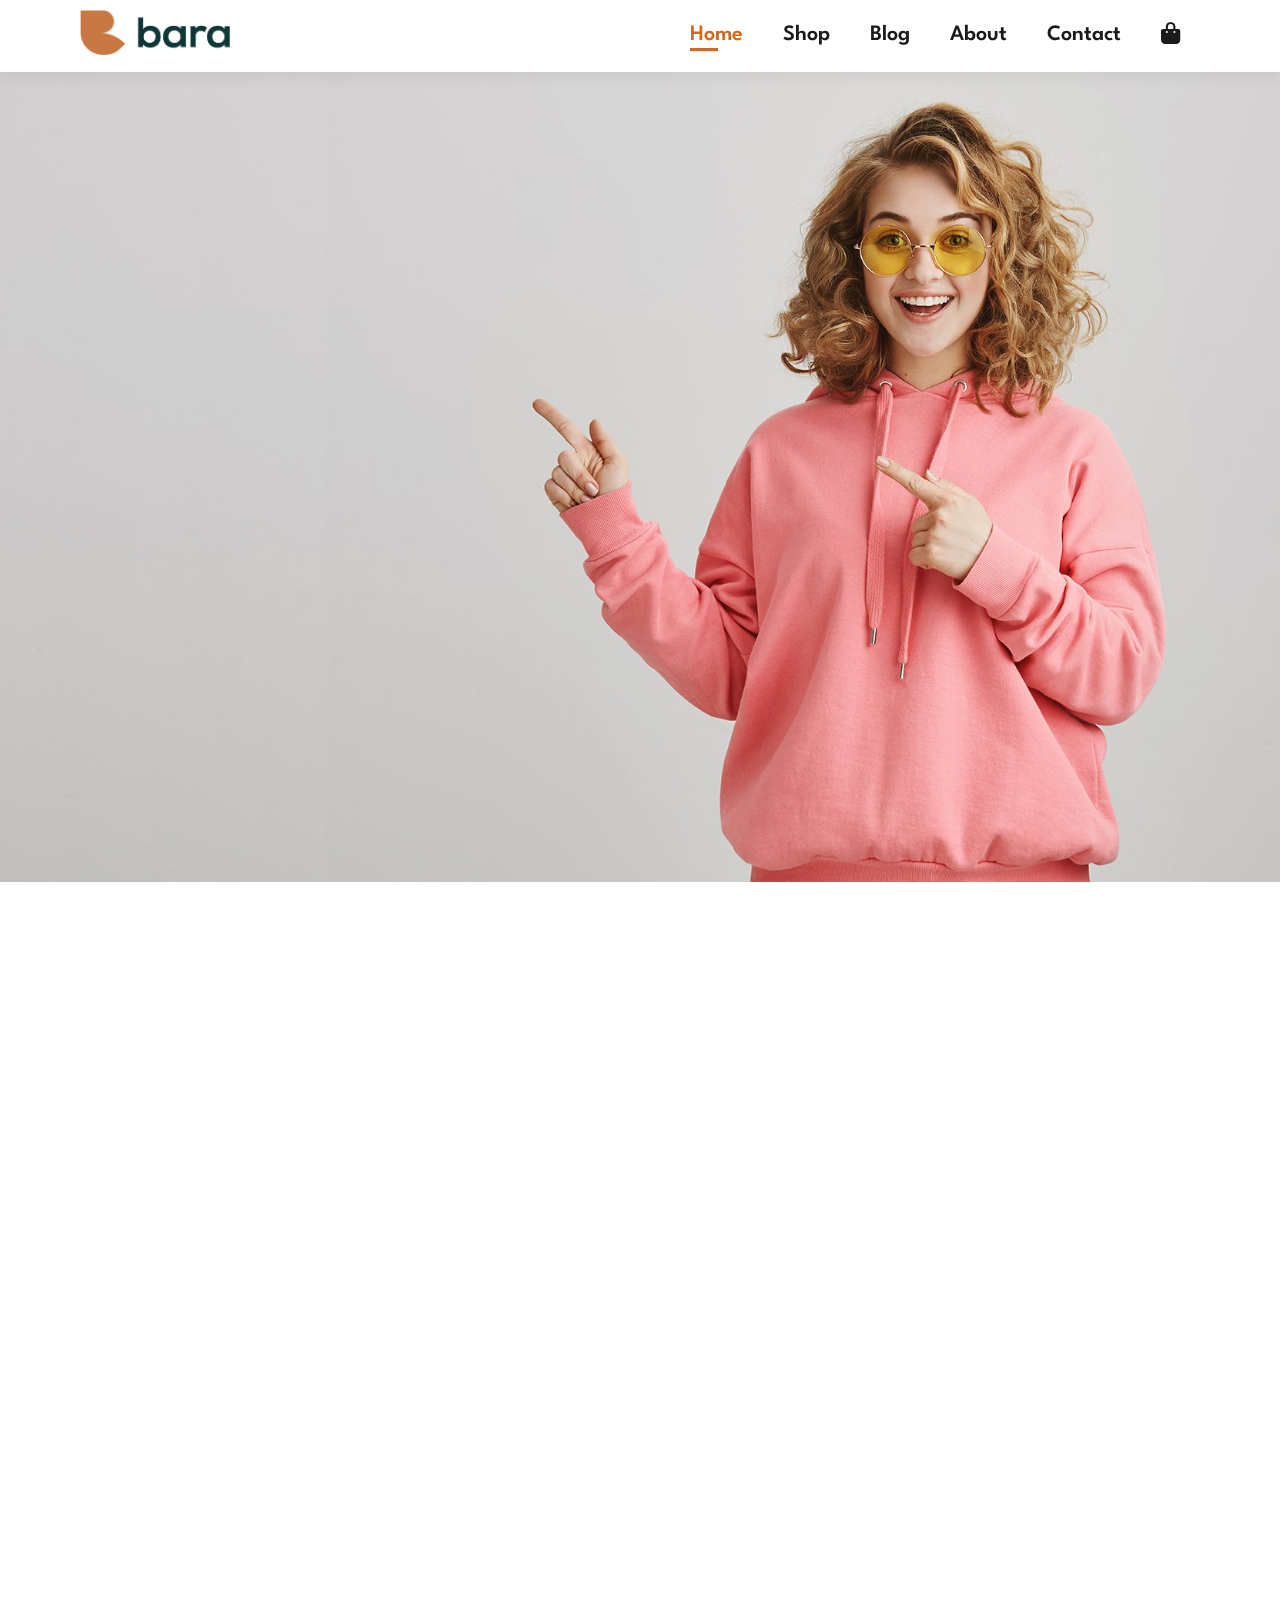
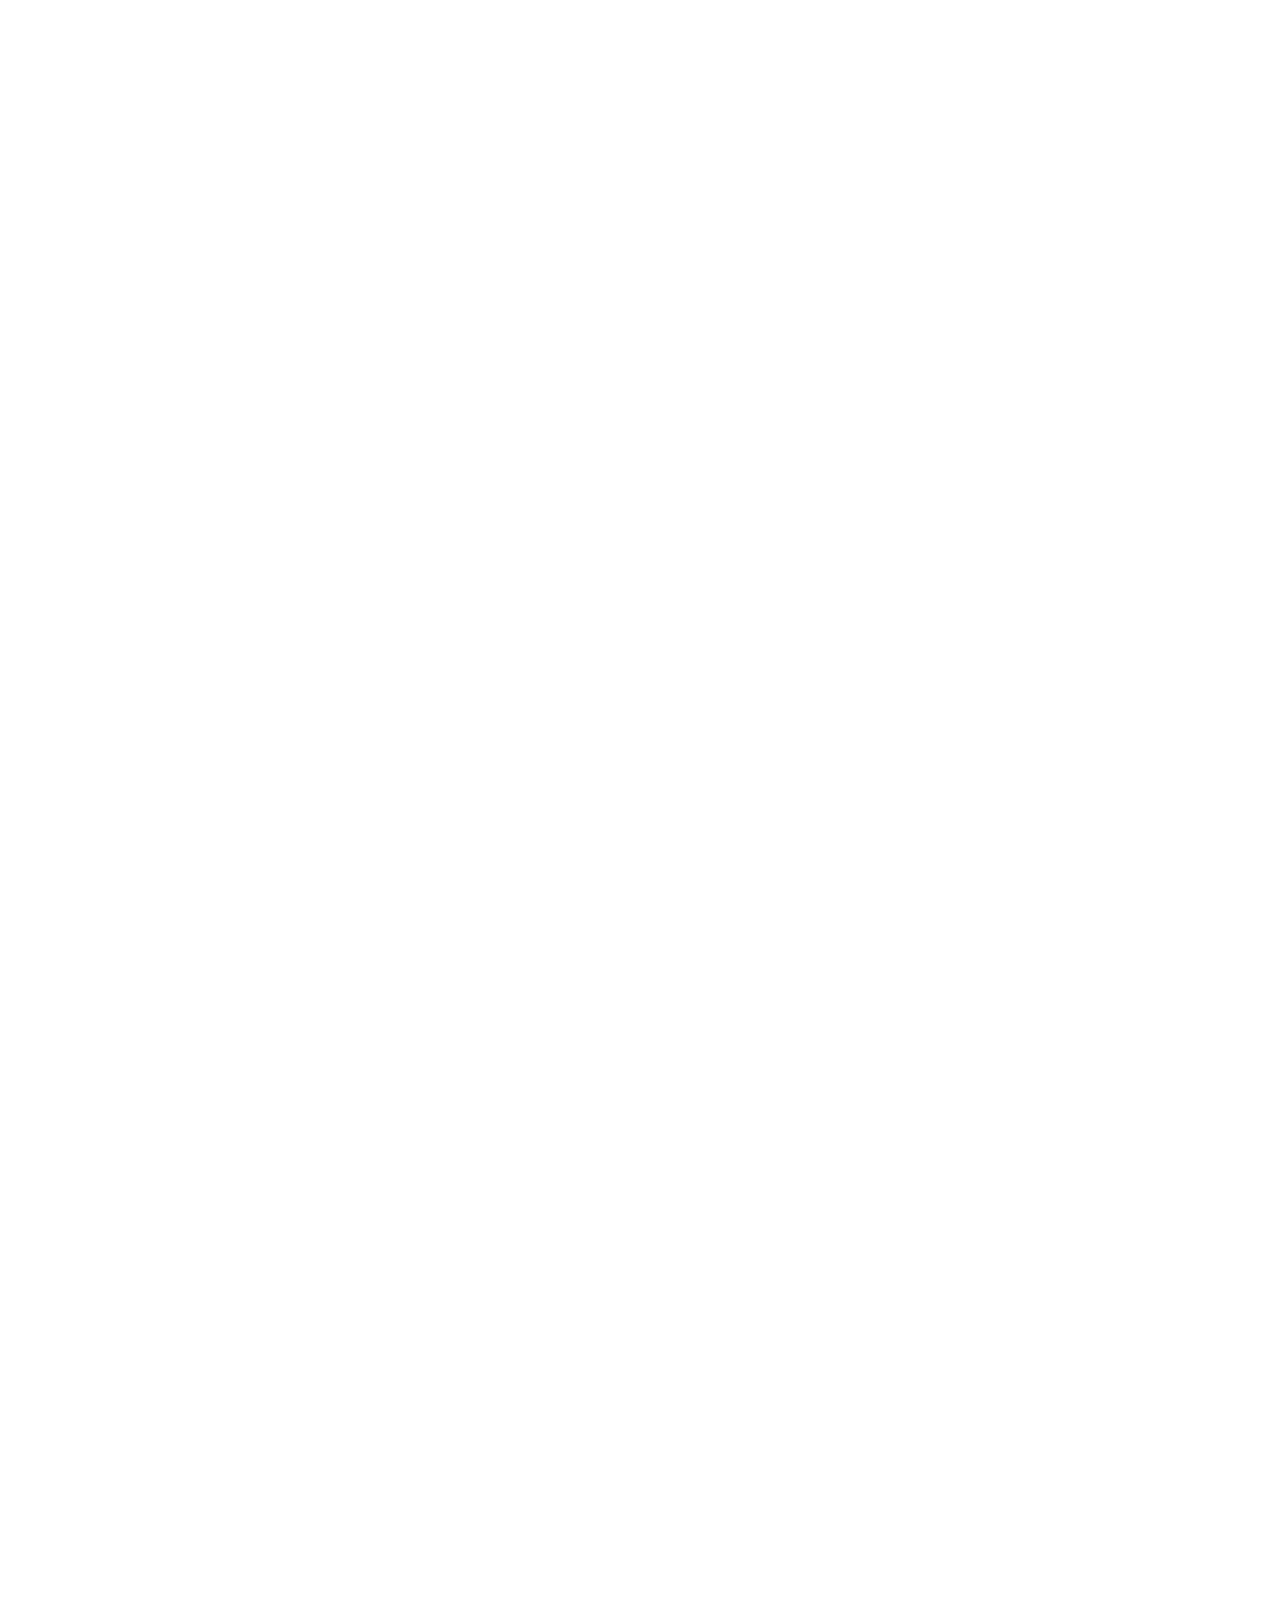
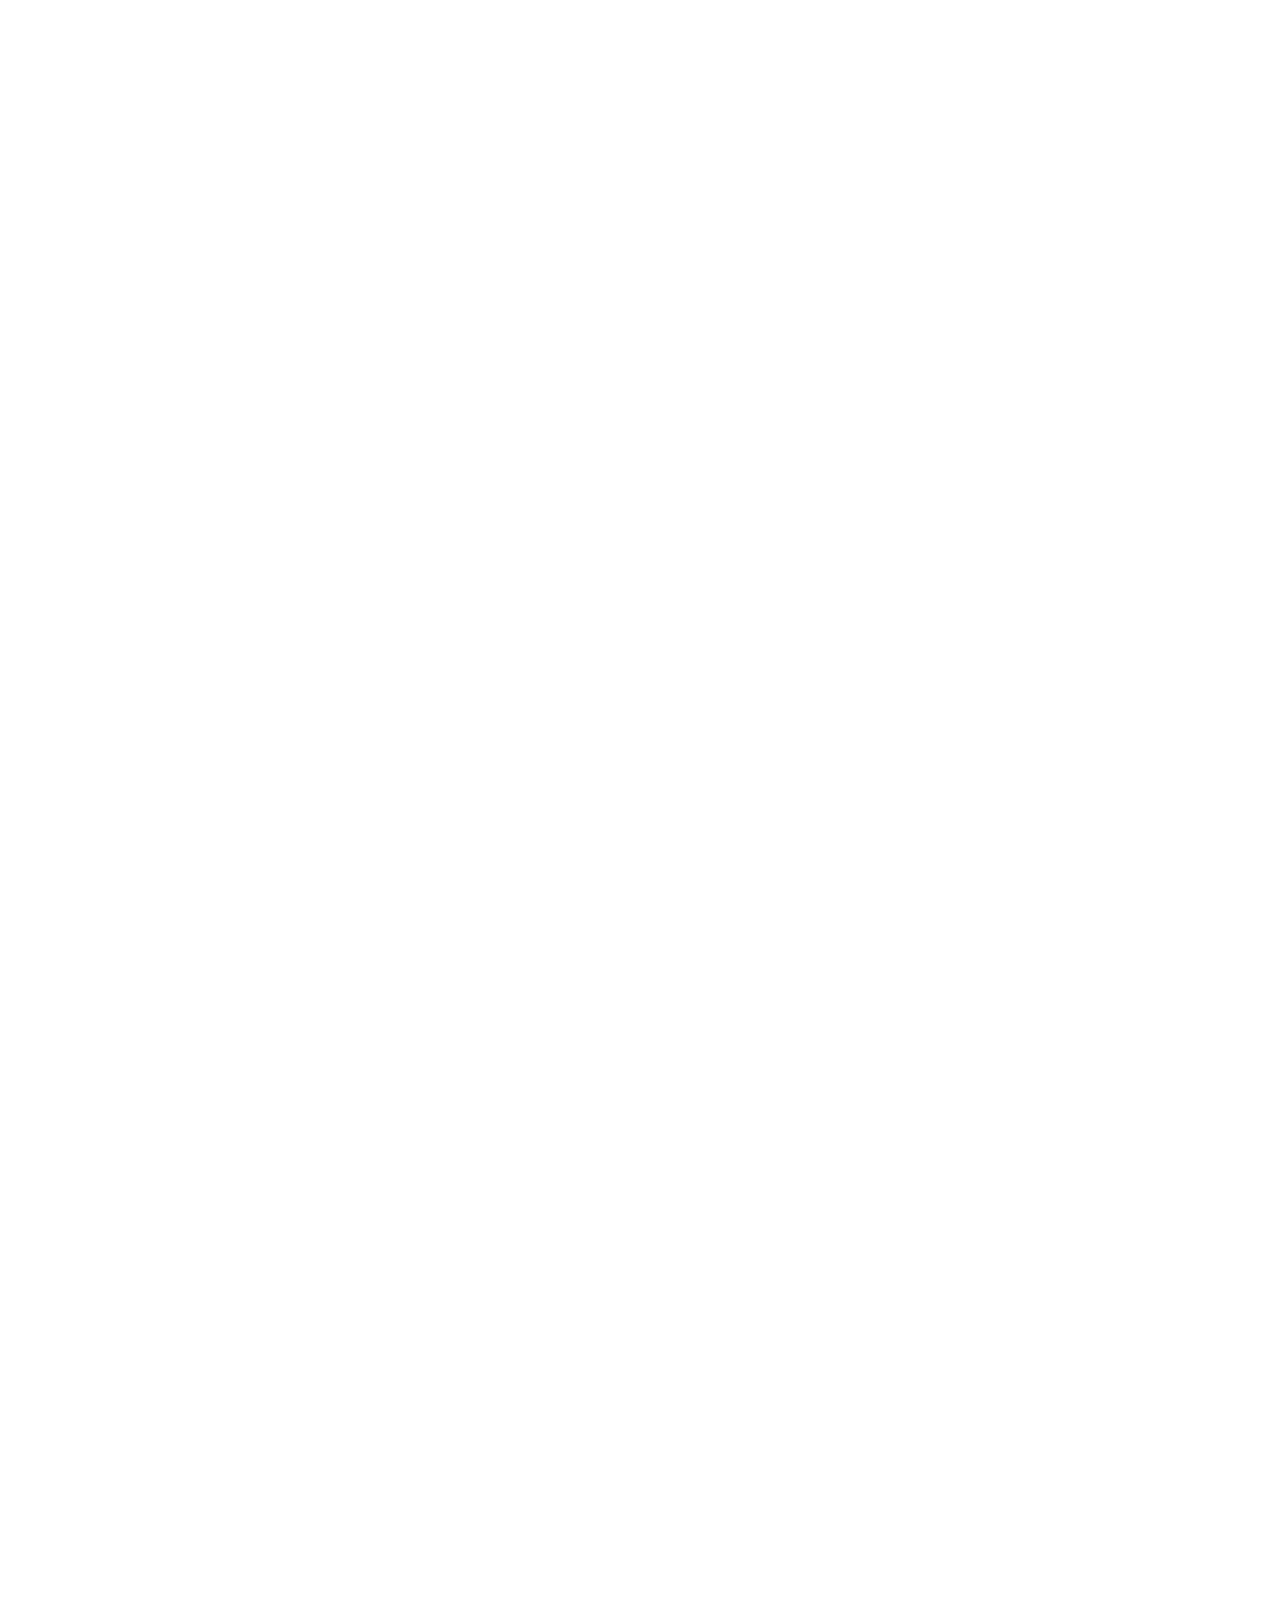
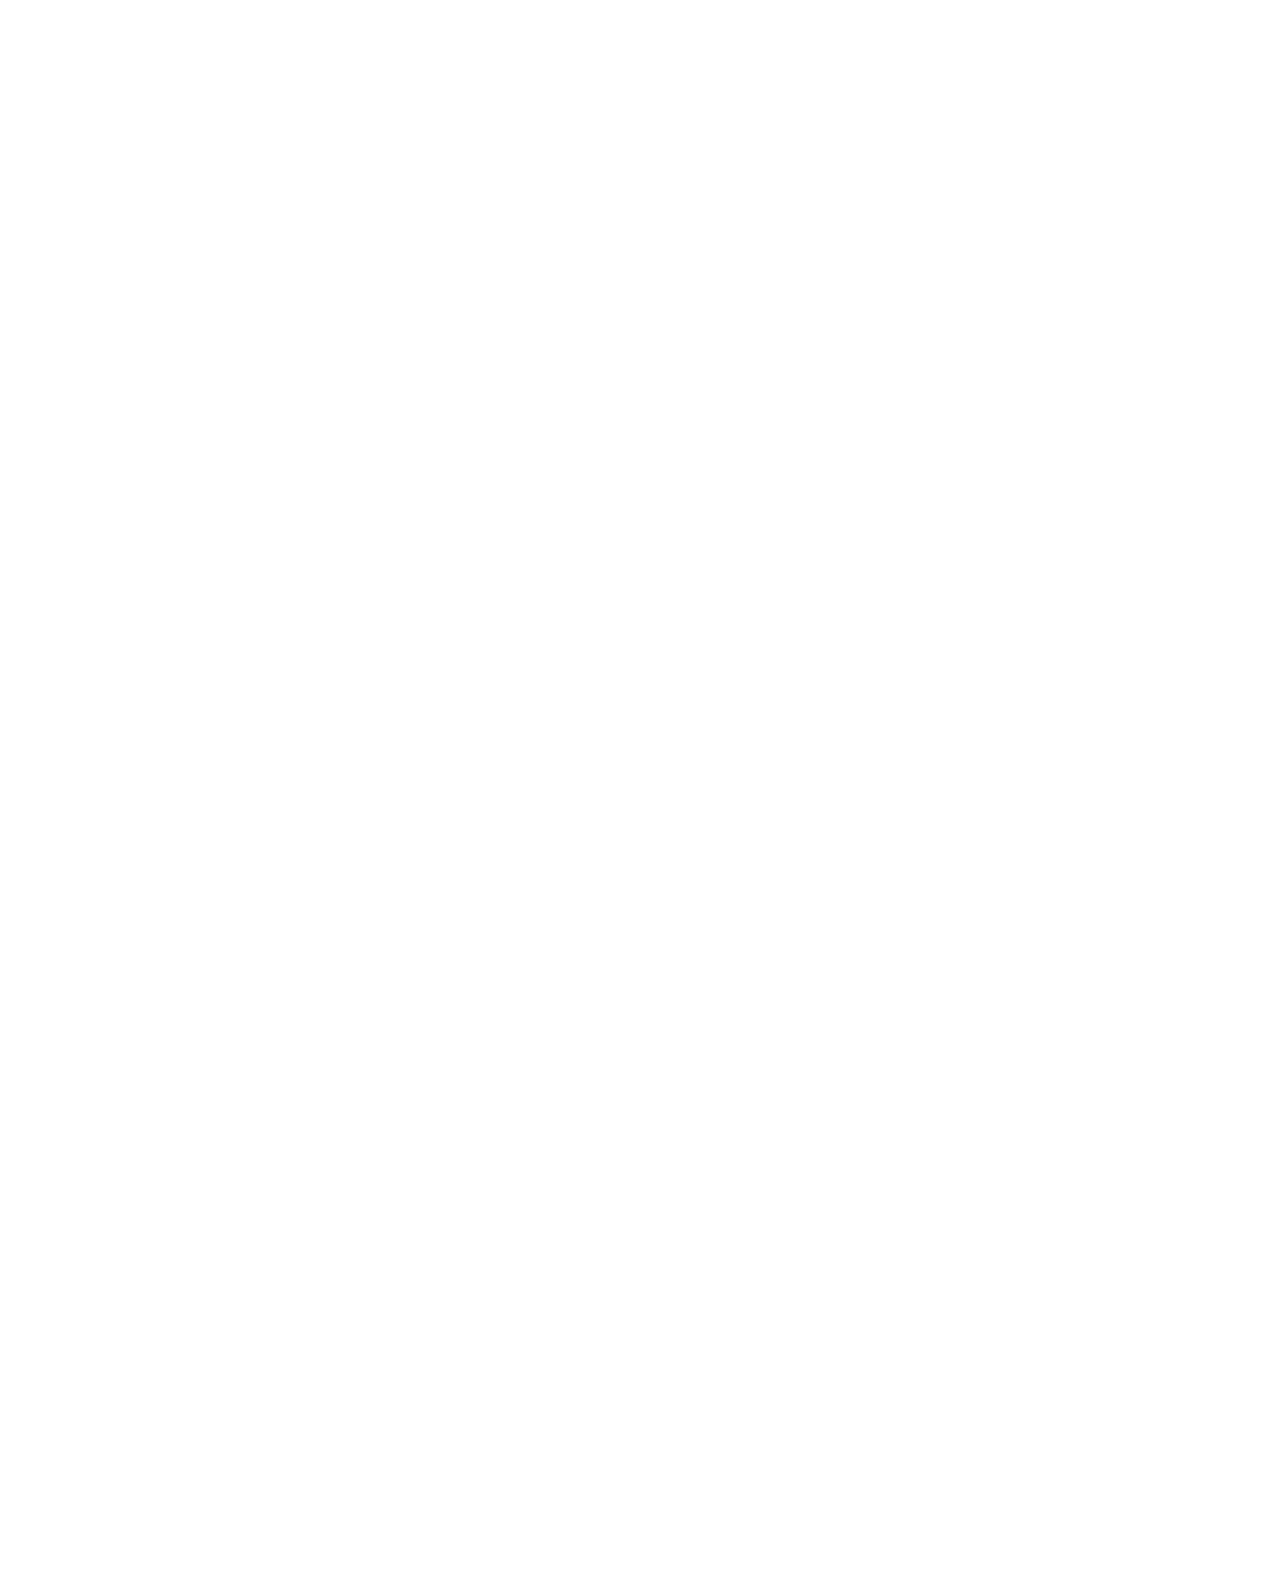
<file: index.html>
<!DOCTYPE html>
<html lang="en">
<head>
    <meta charset="UTF-8">
    <meta http-equiv="X-UA-Compatible" content="IE=edge">
    <meta name="viewport" content="width=device-width, initial-scale=1.0">
    <link rel="stylesheet" href="css/normalize.css">
    <link rel="stylesheet" href="css/style.css">
    <link rel="stylesheet" href="css/all.min.css">
    
    
    <title>Bara</title>
</head>
<body>
    <!-- Header Start -->
    <section id="header">
         <a href="#"><img src="image/loogo.png" class="logo" alt=""></a>
        
        <div>
            <ul id="navbar" class="links">
                <li><a href="index.html" class="active">Home</a></li>
                <li><a href="shop.html">Shop</a></li>
                <li><a href="blog.html">Blog</a></li>
                <li><a href="about.html">About</a></li>
                <li><a href="contact.html">Contact</a></li>
                <li id="lg-bag"><a href="cart.html"><i class="fa-solid fa-bag-shopping"></i></a></li>
                <a href="#" id="close"><i class="fas fa-times"></i></a>
            </ul>
        </div>
        <div id="mobile">
            <a href="cart.html"><i class="fa-solid fa-bag-shopping"></i></a>
            <i id="bar" class="fas fa-outdent"></i>
        </div>

    </section>
    <!-- Header End -->
    <!-- Loading Start -->
    <section id="loading" >
        <h4 class="reveal">Trade-in-offer</h4>
        <h2 class="reveal">Super value deals</h2>
        <h1 class="reveal">On all products</h1>
        <p class="reveal">Save more with coupons &up o 70% off!</p>
        <button class="normal reveal">Shop Now</button>
    </section>
    <!-- Loading End -->
    <!-- Features Start -->
    <section id="features" class="section-p1 reveal">
        <div class="fe-box">
            <img src="image/features/f1.png" alt="">
            <h6>Free Shopping</h6>
        </div>
        <div class="fe-box">
            <img src="image/features/f2.png" alt="">
            <h6>Online Order</h6>
        </div>
        <div class="fe-box">
            <img src="image/features/f3.png" alt="">
            <h6>Save Money</h6>
        </div>
        <div class="fe-box">
            <img src="image/features/f4.png" alt="">
            <h6>Promotions</h6>
        </div>
        <div class="fe-box">
            <img src="image/features/f5.png" alt="">
            <h6>Happy Sell</h6>
        </div>
        <div class="fe-box">
            <img src="image/features/f6.png" alt="">
            <h6>F24/7 Support</h6>
        </div>
    </section>

    <!-- Features End -->
    <!-- Product1 Start -->
    <section id="product1" class="section-p1 reveal">
        <h2>Featured Products</h2>
        <p>Summer Collection New Morden Design</p>
        <div class="pro-container">
            <div class="pro reveal">
                <span class="new sell">Sell</span>
                <img src="image/products/p1.jpg" alt="">
                <div class="des">
                    <span>adidas</span>
                    <h5>Cartoon Astronaut T-Shirts</h5>
                    <div class="star">
                        <i class="fas fa-star"></i>
                        <i class="fas fa-star"></i>
                        <i class="fas fa-star"></i>
                        <i class="fas fa-star"></i>
                        <i class="fas fa-star"></i>
                    </div>
                    <h4>$78</h4>
                </div>
                <a href="#"><i class="fa-solid fa-cart-shopping"></i></a>
            </div>
            <div class="pro reveal">
                <img src="image/products/p2.jpg" alt="">
                <div class="des">
                    <span>adidas</span>
                    <h5>Cartoon Astronaut T-Shirts</h5>
                    <div class="star">
                        <i class="fas fa-star"></i>
                        <i class="fas fa-star"></i>
                        <i class="fas fa-star"></i>
                        <i class="fas fa-star"></i>
                        <i class="fas fa-star"></i>
                    </div>
                    <h4>$78</h4>
                </div>
                <a href="#"><i class="fa-solid fa-cart-shopping"></i></a>
            </div>
            <div class="pro reveal">
                <span class="new sell">Sell</span>
                <img src="image/products/p3.jpg" alt="">
                <div class="des">
                    <span>adidas</span>
                    <h5>Cartoon Astronaut T-Shirts</h5>
                    <div class="star">
                        <i class="fas fa-star"></i>
                        <i class="fas fa-star"></i>
                        <i class="fas fa-star"></i>
                        <i class="fas fa-star"></i>
                        <i class="fas fa-star"></i>
                    </div>
                    <h4>$78</h4>
                </div>
                <a href="#"><i class="fa-solid fa-cart-shopping"></i></a>
            </div>
            <div class="pro reveal">
                <img src="image/products/p4.jpg" alt="">
                <div class="des">
                    <span>adidas</span>
                    <h5>Cartoon Astronaut T-Shirts</h5>
                    <div class="star">
                        <i class="fas fa-star"></i>
                        <i class="fas fa-star"></i>
                        <i class="fas fa-star"></i>
                        <i class="fas fa-star"></i>
                        <i class="fas fa-star"></i>
                    </div>
                
                    <h4>$78</h4>
                </div>
                <a href="#"><i class="fa-solid fa-cart-shopping"></i></a>
            </div>
            <div class="pro reveal">
                <img src="image/products/p5.jpg" alt="">
                <div class="des">
                    <span>adidas</span>
                    <h5>Cartoon Astronaut T-Shirts</h5>
                    <div class="star">
                        <i class="fas fa-star"></i>
                        <i class="fas fa-star"></i>
                        <i class="fas fa-star"></i>
                        <i class="fas fa-star"></i>
                        <i class="fas fa-star"></i>
                    </div>
                    <h4>$78</h4>
                </div>
                <a href="#"><i class="fa-solid fa-cart-shopping"></i></a>
            </div>
            <div class="pro reveal">
                <span class="new">New</span>
                <img src="image/products/p6.jpg" alt="">
                <div class="des">
                    <span>adidas</span>
                    <h5>Cartoon Astronaut T-Shirts</h5>
                    <div class="star">
                        <i class="fas fa-star"></i>
                        <i class="fas fa-star"></i>
                        <i class="fas fa-star"></i>
                        <i class="fas fa-star"></i>
                        <i class="fas fa-star"></i>
                    </div>
                    <h4>$78</h4>
                </div>
                <a href="#"><i class="fa-solid fa-cart-shopping"></i></a>
            </div>
            <div class="pro reveal">
                <img src="image/products/p7.jpg" alt="">
                <div class="des">
                    <span>adidas</span>
                    <h5>Cartoon Astronaut T-Shirts</h5>
                    <div class="star">
                        <i class="fas fa-star"></i>
                        <i class="fas fa-star"></i>
                        <i class="fas fa-star"></i>
                        <i class="fas fa-star"></i>
                        <i class="fas fa-star"></i>
                    </div>
                    <h4>$78</h4>
                </div>
                <a href="#"><i class="fa-solid fa-cart-shopping"></i></a>
            </div>
            <div class="pro reveal">
                <img src="image/products/p8.jpg" alt="">
                <div class="des">
                    <span>adidas</span>
                    <h5>Cartoon Astronaut T-Shirts</h5>
                    <div class="star">
                        <i class="fas fa-star"></i>
                        <i class="fas fa-star"></i>
                        <i class="fas fa-star"></i>
                        <i class="fas fa-star"></i>
                        <i class="fas fa-star"></i>
                    </div>
                    <h4>$78</h4>
                </div>
                <a href="#"><i class="fa-solid fa-cart-shopping"></i></a>
            </div>
        </div>

    </section>
     <!-- Product1 End -->
     <!-- Banner1 Start  -->
     <section id="banner" class="section-m1 reveal">
        <h4>Repair Services</h4>
        <h2>Up To <span>70% Off</span> All T-Shirts & Accessories</h2>
        <button class="normal">Explore More</button>
     </section>
     <!-- Banner1 End  -->
     <!-- Product2 Start -->

     <section id="product1" class="section-p1 reveal">
        <h2>New Arrivals</h2>
        <p>Summer Collection New Morden Design</p>
        <div class="pro-container">
            <div class="pro reveal">
                <span class="new">New</span>
                <img src="image/products/n1.jpg" alt="">
                <div class="des">
                    <span>adidas</span>
                    <h5>Cartoon Astronaut T-Shirts</h5>
                    <div class="star">
                        <i class="fas fa-star"></i>
                        <i class="fas fa-star"></i>
                        <i class="fas fa-star"></i>
                        <i class="fas fa-star"></i>
                        <i class="fas fa-star"></i>
                    </div>
                    <h4>$78</h4>
                </div>
                <a href="#"><i class="fa-solid fa-cart-shopping"></i></a>
            </div>
            <div class="pro reveal ">
                <img src="image/products/n2.jpg" alt="">
                <div class="des">
                    <span>adidas</span>
                    <h5>Cartoon Astronaut T-Shirts</h5>
                    <div class="star">
                        <i class="fas fa-star"></i>
                        <i class="fas fa-star"></i>
                        <i class="fas fa-star"></i>
                        <i class="fas fa-star"></i>
                        <i class="fas fa-star"></i>
                    </div>
                    <h4>$78</h4>
                </div>
                <a href="#"><i class="fa-solid fa-cart-shopping"></i></a>
            </div>
            <div class="pro reveal" onclick="window.location.href='productdetail.html'">
                <span class="new">New</span>
                <img src="image/products/n3.jpg" alt="">
                <div class="des">
                    <span>adidas</span>
                    <h5>Cartoon Astronaut T-Shirts</h5>
                    <div class="star">
                        <i class="fas fa-star"></i>
                        <i class="fas fa-star"></i>
                        <i class="fas fa-star"></i>
                        <i class="fas fa-star"></i>
                        <i class="fas fa-star"></i>
                    </div>
                    <h4>$78</h4>
                </div>
                <a href="#"><i class="fa-solid fa-cart-shopping"></i></a>
            </div>
            <div class="pro reveal">
                <img src="image/products/n4.jpg" alt="">
                <div class="des">
                    <span>adidas</span>
                    <h5>Cartoon Astronaut T-Shirts</h5>
                    <div class="star">
                        <i class="fas fa-star"></i>
                        <i class="fas fa-star"></i>
                        <i class="fas fa-star"></i>
                        <i class="fas fa-star"></i>
                        <i class="fas fa-star"></i>
                    </div>
                    <h4>$78</h4>
                </div>
                <a href="#"><i class="fa-solid fa-cart-shopping"></i></a>
            </div>
            <div class="pro reveal">
                <img src="image/products/n5.jpg" alt="">
                <div class="des">
                    <span>adidas</span>
                    <h5>Cartoon Astronaut T-Shirts</h5>
                    <div class="star">
                        <i class="fas fa-star"></i>
                        <i class="fas fa-star"></i>
                        <i class="fas fa-star"></i>
                        <i class="fas fa-star"></i>
                        <i class="fas fa-star"></i>
                    </div>
                    <h4>$78</h4>
                </div>
                <a href="#"><i class="fa-solid fa-cart-shopping"></i></a>
            </div>
            <div class="pro reveal">
                <img src="image/products/n6.jpg" alt="">
                <div class="des">
                    <span>adidas</span>
                    <h5>Cartoon Astronaut T-Shirts</h5>
                    <div class="star">
                        <i class="fas fa-star"></i>
                        <i class="fas fa-star"></i>
                        <i class="fas fa-star"></i>
                        <i class="fas fa-star"></i>
                        <i class="fas fa-star"></i>
                    </div>
                    <h4>$78</h4>
                </div>
                <a href="#"><i class="fa-solid fa-cart-shopping"></i></a>
            </div>
            <div class="pro reveal">
                <span class="new sell">Sell</span>
                <img src="image/products/n7.jpg" alt="">
                <div class="des">
                    <span>adidas</span>
                    <h5>Cartoon Astronaut T-Shirts</h5>
                    <div class="star">
                        <i class="fas fa-star"></i>
                        <i class="fas fa-star"></i>
                        <i class="fas fa-star"></i>
                        <i class="fas fa-star"></i>
                        <i class="fas fa-star"></i>
                    </div>
                    <h4>$78</h4>
                </div>
                <a href="#"><i class="fa-solid fa-cart-shopping"></i></a>
            </div>
            <div class="pro reveal">
                <span class="new sell">Sell</span>
                <img src="image/products/n8.jpg" alt="">
                <div class="des">
                    <span>adidas</span>
                    <h5>Cartoon Astronaut T-Shirts</h5>
                    <div class="star">
                        <i class="fas fa-star"></i>
                        <i class="fas fa-star"></i>
                        <i class="fas fa-star"></i>
                        <i class="fas fa-star"></i>
                        <i class="fas fa-star"></i>
                    </div>
                    <h4>$78</h4>
                </div>
                <a href="#"><i class="fa-solid fa-cart-shopping"></i></a>
            </div>
        </div>

    </section>
    <!-- Product2 End -->
    <!-- Banner2 Start  -->
    <section id="sm-banner" class="section-p1 reveal" >
        <div class="banner-box">
            <h4>Crazy Deals</h4>
            <h2>Buy 1 Get 1 Free</h2>
            <span>The Best Classic Dress Is on Sale at Care</span>
            <button class="special">Learn More</button>
        </div>
        <div class="banner-box banner-box2">
            <h4>Crazy Deals</h4>
            <h2>Buy 1 Get 1 Free</h2>
            <span>The Best Classic Dress Is on Sale at Care</span>
            <button class="special">Learn More</button>
        </div>
    </section>
    <section id="banner3">
        <div class="banner-box reveal">
            <h2>SEASONAL SALE</h2>
            <h3>Winter Collection -50% OFF</h3>
        </div>
        <div class="banner-box banner-box2 reveal">
            <h2>SEASONAL SALE</h2>
            <h3>Winter Collection -50% OFF</h3>
        </div>
        <div class="banner-box banner-box3 reveal">
            <h2>SEASONAL SALE</h2>
            <h3>Winter Collection -50% OFF</h3>
        </div>
    </section>
    <!-- Banner2 End  -->
    <!-- Newsletters Start -->
    <section id="newsletter" class="section-p1 section-m1 reveal ">
        <div class="newstext">
            <h4>Sign Up For News letters</h4>
            <p>Get E-mail updates about our latest shop and <span> special offers</span></p>
        </div>
        <div class="form">
            <input type="text" placeholder="Your email address">
            <button class="normal"> Sign Up </button>
        </div>
    </section>
    <!-- Newsletters End -->
    <!-- Footer Start -->
    <footer class="section-p1 reveal" >
        <div class="col">
            <div class="logo">
                <img src="image/footter.png" alt="">
            </div>
            <h4>Contact</h4>
            <p><strong>Address:</strong> 562 Wellington Road, Street 23, San francisco </p>
            <p><strong>Phone:</strong> +01 2222 365 /(+91) 012345 6789</p>
           <p><strong>Hours:</strong> 10:00 - 18:00, Mon - Sat </p>
            <div class="follow">
                <h4>Follow Us</h4>
                <div class="icon">
                    <a href="https://www.facebook.com/"><i class="fa-brands fa-facebook-f"></i></a>
                    <a href="https://www.twitter.com/"><i class="fa-brands fa-twitter"></i></a>
                    <a href="https://www.instagram.com/"><i class="fa-brands fa-instagram"></i></a>
                    <a href="https://www.pinterest.com/"><i class="fa-brands fa-pinterest-p"></i></a>
                    <a href="https://www.youtube.com/"><i class="fa-brands fa-youtube"></i></a>
                </div>
            </div>  
        </div>
        <div class="col">
            <h4>About</h4>
            <a href="#">About Us</a>
            <a href="#">Delivery Information</a>
            <a href="#">Privacy policy </a>
            <a href="#">Terms & Conditions </a>
            <a href="#">Contact Us</a>
        </div>
        <div class="col">
            <h4>My Account</h4>
            <a href="#">Sign In</a>
            <a href="#">View cart</a>
            <a href="#">My wishlist </a>
            <a href="#">Track My Order</a>
            <a href="#">Help</a>
        </div>
        <div class="col install">
            <h4>Install App</h4>
            <p> From App Store Or Google play </p>
            <div class="row">
                <img src="image/pay/app.jpg" alt="">
                <img src="image/pay/play.jpg" alt="">
            </div>
            <p>Secured Payment Gateways</p>
            <img src="image/pay/pay.png" alt="">  
        </div>
        <div class="Copyright">
            <p> Copyright &copy; 2022 Aya Yousef</p>
        </div>
    </footer>
    <!-- Footer End-->




    <script src="script.js"></script>
</body>
</html>
</file>
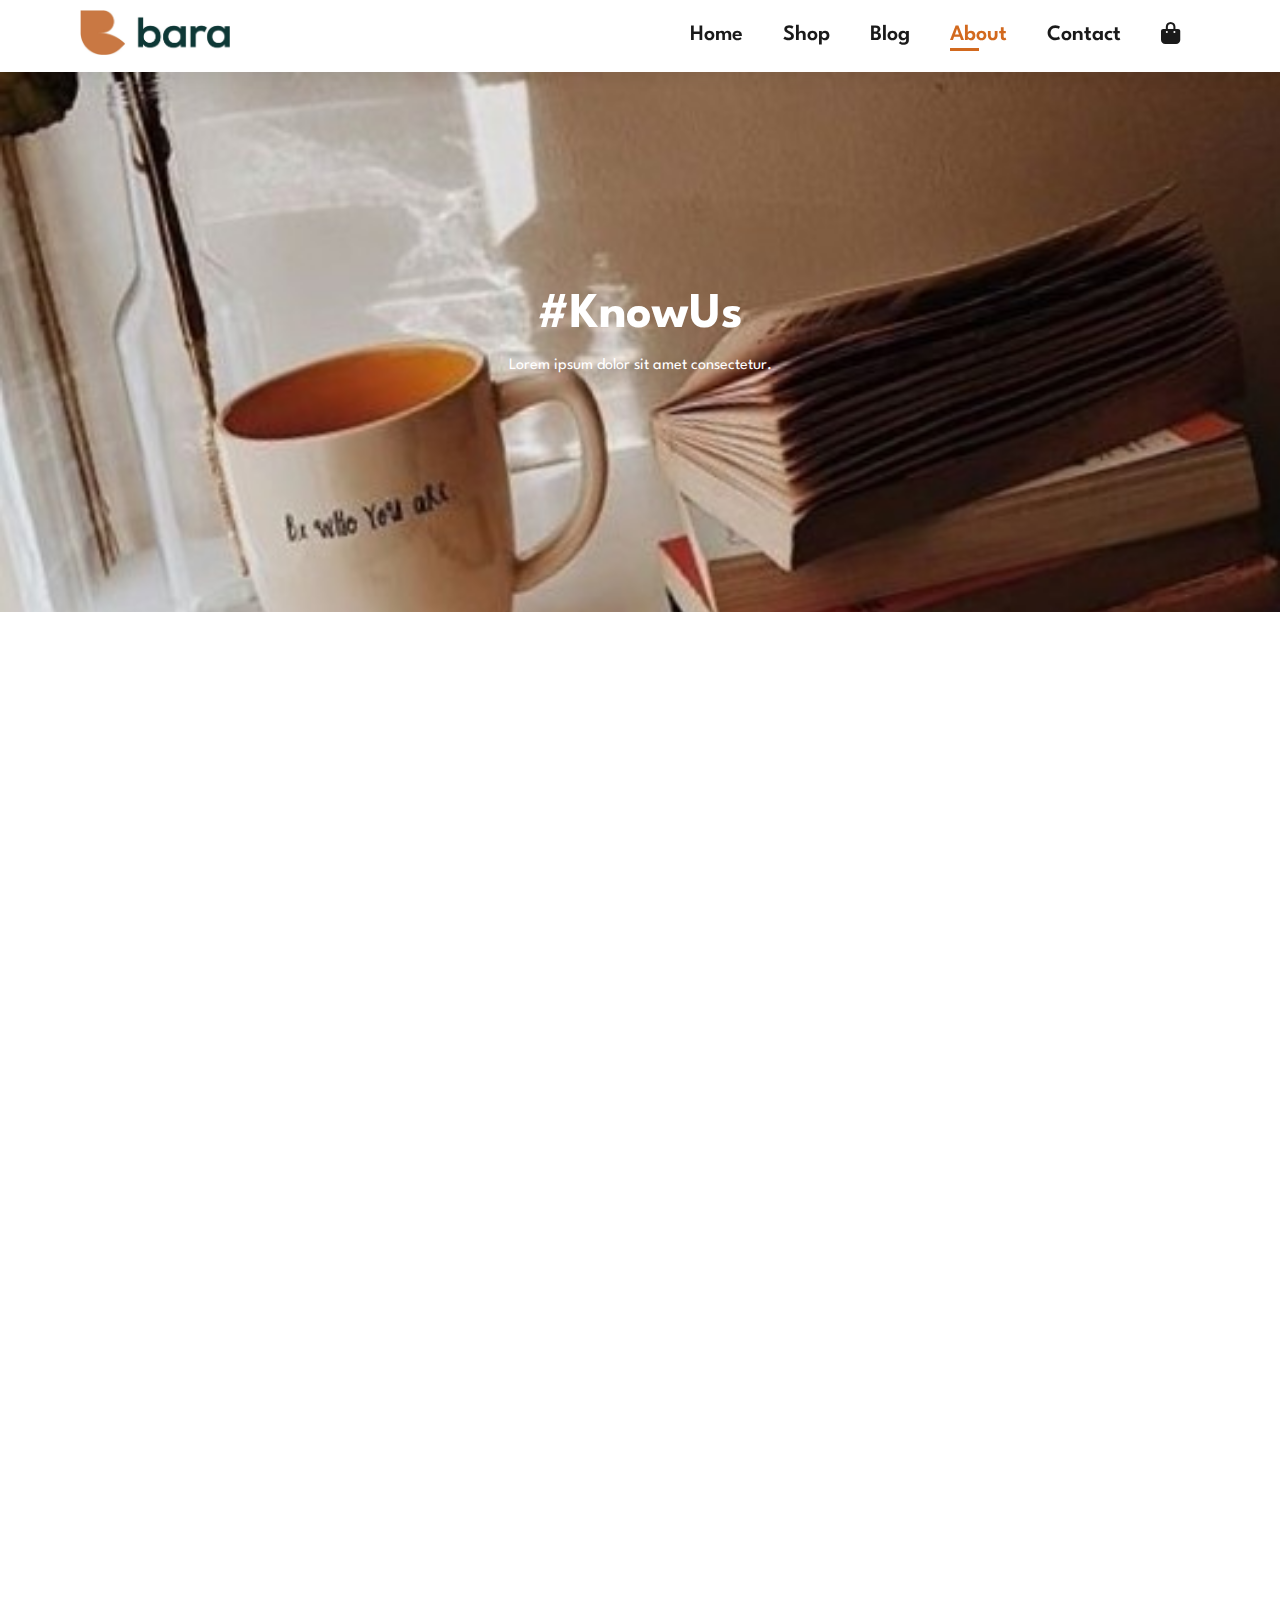
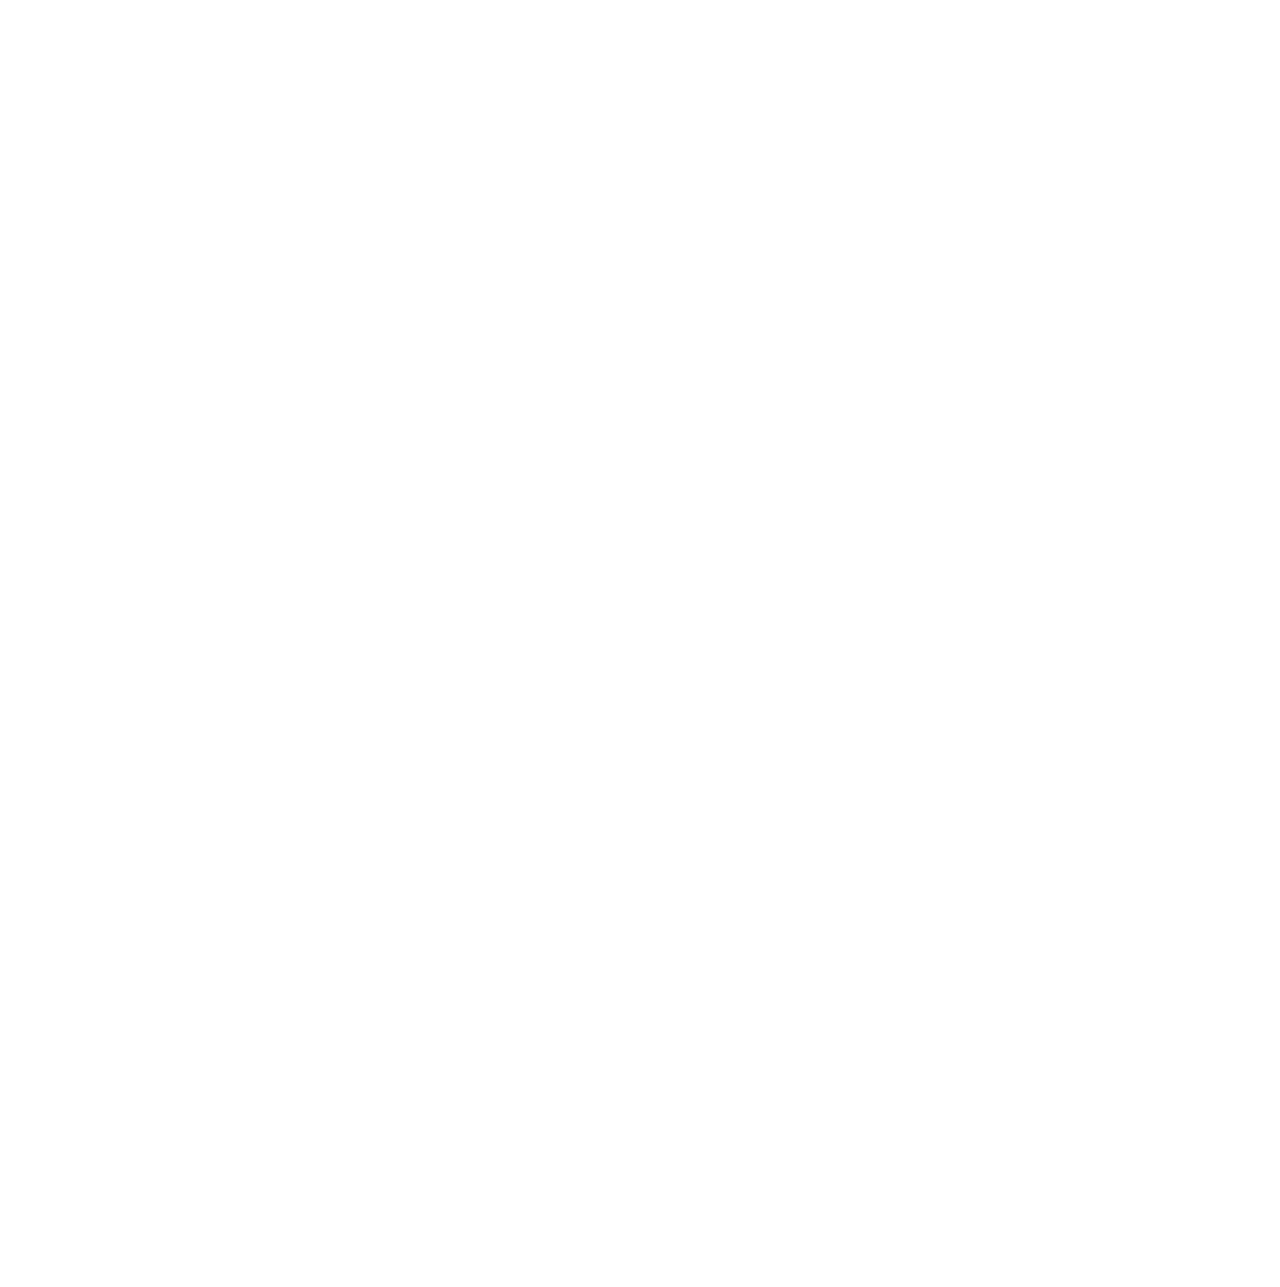
<file: about.html>
<!DOCTYPE html>
<html lang="en">
<head>
    <meta charset="UTF-8">
    <meta http-equiv="X-UA-Compatible" content="IE=edge">
    <meta name="viewport" content="width=device-width, initial-scale=1.0">
    <link rel="stylesheet" href="css/normalize.css">
    <link rel="stylesheet" href="css/style.css">
    <link rel="stylesheet" href="css/all.min.css">
    
    
    <title>Bara</title>
</head>
<body>
    <!-- Header Start -->
    <section id="header">
         <a href="#"><img src="image/loogo.png" class="logo" alt=""></a>
        
        <div>
            <ul id="navbar">
                <li><a href="index.html" class="active">Home</a></li>
                <li><a href="shop.html">Shop</a></li>
                <li><a href="blog.html">Blog</a></li>
                <li><a href="about.html">About</a></li>
                <li><a href="contact.html">Contact</a></li>
                <li id="lg-bag"><a href="cart.html"><i class="fa-solid fa-bag-shopping"></i></a></li>
                <a href="#" id="close"><i class="fas fa-times"></i></a>
            </ul>
        </div>
        <div id="mobile">
            <a href="cart.html"><i class="fa-solid fa-bag-shopping"></i></a>
            <i id="bar" class="fas fa-outdent"></i>
        </div>

    </section>
    <!-- Header End -->
    <!-- Loading Start -->
    <section id="page-header" class="about-header">
        <h2>#KnowUs</h2>
        <p>Lorem ipsum dolor sit amet consectetur.</p>
    </section>
    <!-- Loading End -->
    <!-- Start about  -->
    <section id="about-head" class="section-p1 reveal">
        <img src="image/about3.jpg" alt="">
        <div class="reveal">
            <h2>Who We Are?</h2>
            <p>Lorem ipsum dolor sit amet consectetur adipisicing elit. Explicabo dolorum veniam impedit est, error dicta aliquid voluptatum libero provident ullam obcaecati neque accusamus minima totam earum. Id ratione earum voluptatem.Lorem ipsum dolor sit amet consectetur adipisicing elit. Explicabo dolorum veniam impedit est, error dicta aliquid voluptatum libero provident
                 ullam obcaecati neque accusamus minima totam earum. Id ratione earum voluptatem.</p>
            <p>Lorem ipsum, dolor sit amet consectetur adipisicing elit. Ducimus blanditiis harum, magni asperiores, rerum libero ex laudantium praesentium dolor quibusdam ipsam nisi enim ut labore maiores corrupti magnam beatae quisquam?</p>    
        </div>

    </section>

    <section id="about-app" class="section-p1 reveal">
        <h1>Download Our <a href="#">App</a></h1>
        <div class="video reveal">
            <video autoplay muted loop src="image/about/about-us.mp4"></video>

        </div>
    </section>
       <!-- Features Start -->
       <section id="features" class="section-p1 reveal">
        <div class="fe-box reveal">
            <img src="image/features/f1.png" alt="">
            <h6>Free Shopping</h6>
        </div>
        <div class="fe-box reveal">
            <img src="image/features/f2.png" alt="">
            <h6>Online Order</h6>
        </div>
        <div class="fe-box reveal">
            <img src="image/features/f3.png" alt="">
            <h6>Save Money</h6>
        </div>
        <div class="fe-box reveal">
            <img src="image/features/f4.png" alt="">
            <h6>Promotions</h6>
        </div>
        <div class="fe-box reveal">
            <img src="image/features/f5.png" alt="">
            <h6>Happy Sell</h6>
        </div>
        <div class="fe-box reveal">
            <img src="image/features/f6.png" alt="">
            <h6>F24/7 Support</h6>
        </div>
    </section>

    <!-- Features End -->
   
   
 
    <!-- Footer Start -->
    <footer class="section-p1 reveal" >
        <div class="col">
            <div class="logo">
                <img src="image/footter.png" alt="">
            </div>
            <h4>Contact</h4>
            <p><strong>Address:</strong> 562 Wellington Road, Street 23, San francisco </p>
            <p><strong>Phone:</strong> +01 2222 365 /(+91) 012345 6789</p>
           <p><strong>Hours:</strong> 10:00 - 18:00, Mon - Sat </p>
            <div class="follow">
                <h4>Follow Us</h4>
                <div class="icon">
                    <a href="https://www.facebook.com/"><i class="fa-brands fa-facebook-f"></i></a>
                    <a href="https://www.twitter.com/"><i class="fa-brands fa-twitter"></i></a>
                    <a href="https://www.instagram.com/"><i class="fa-brands fa-instagram"></i></a>
                    <a href="https://www.pinterest.com/"><i class="fa-brands fa-pinterest-p"></i></a>
                    <a href="https://www.youtube.com/"><i class="fa-brands fa-youtube"></i></a>
                </div>
            </div>  
        </div>
        <div class="col">
            <h4>About</h4>
            <a href="#">About Us</a>
            <a href="#">Delivery Information</a>
            <a href="#">Privacy policy </a>
            <a href="#">Terms & Conditions </a>
            <a href="#">Contact Us</a>
        </div>
        <div class="col">
            <h4>My Account</h4>
            <a href="#">Sign In</a>
            <a href="#">View cart</a>
            <a href="#">My wishlist </a>
            <a href="#">Track My Order</a>
            <a href="#">Help</a>
        </div>
        <div class="col install">
            <h4>Install App</h4>
            <p> From App Store Or Google play </p>
            <div class="row">
                <img src="image/pay/app.jpg" alt="">
                <img src="image/pay/play.jpg" alt="">
            </div>
            <p>Secured Payment Gateways</p>
            <img src="image/pay/pay.png" alt="">  
        </div>
        <div class="Copyright">
            <p> Copyright &copy; 2022 Aya Yousef</p>
        </div>
    </footer>
    <!-- Footer End-->




    <script src="script.js"></script>
</body>
</html>
</file>
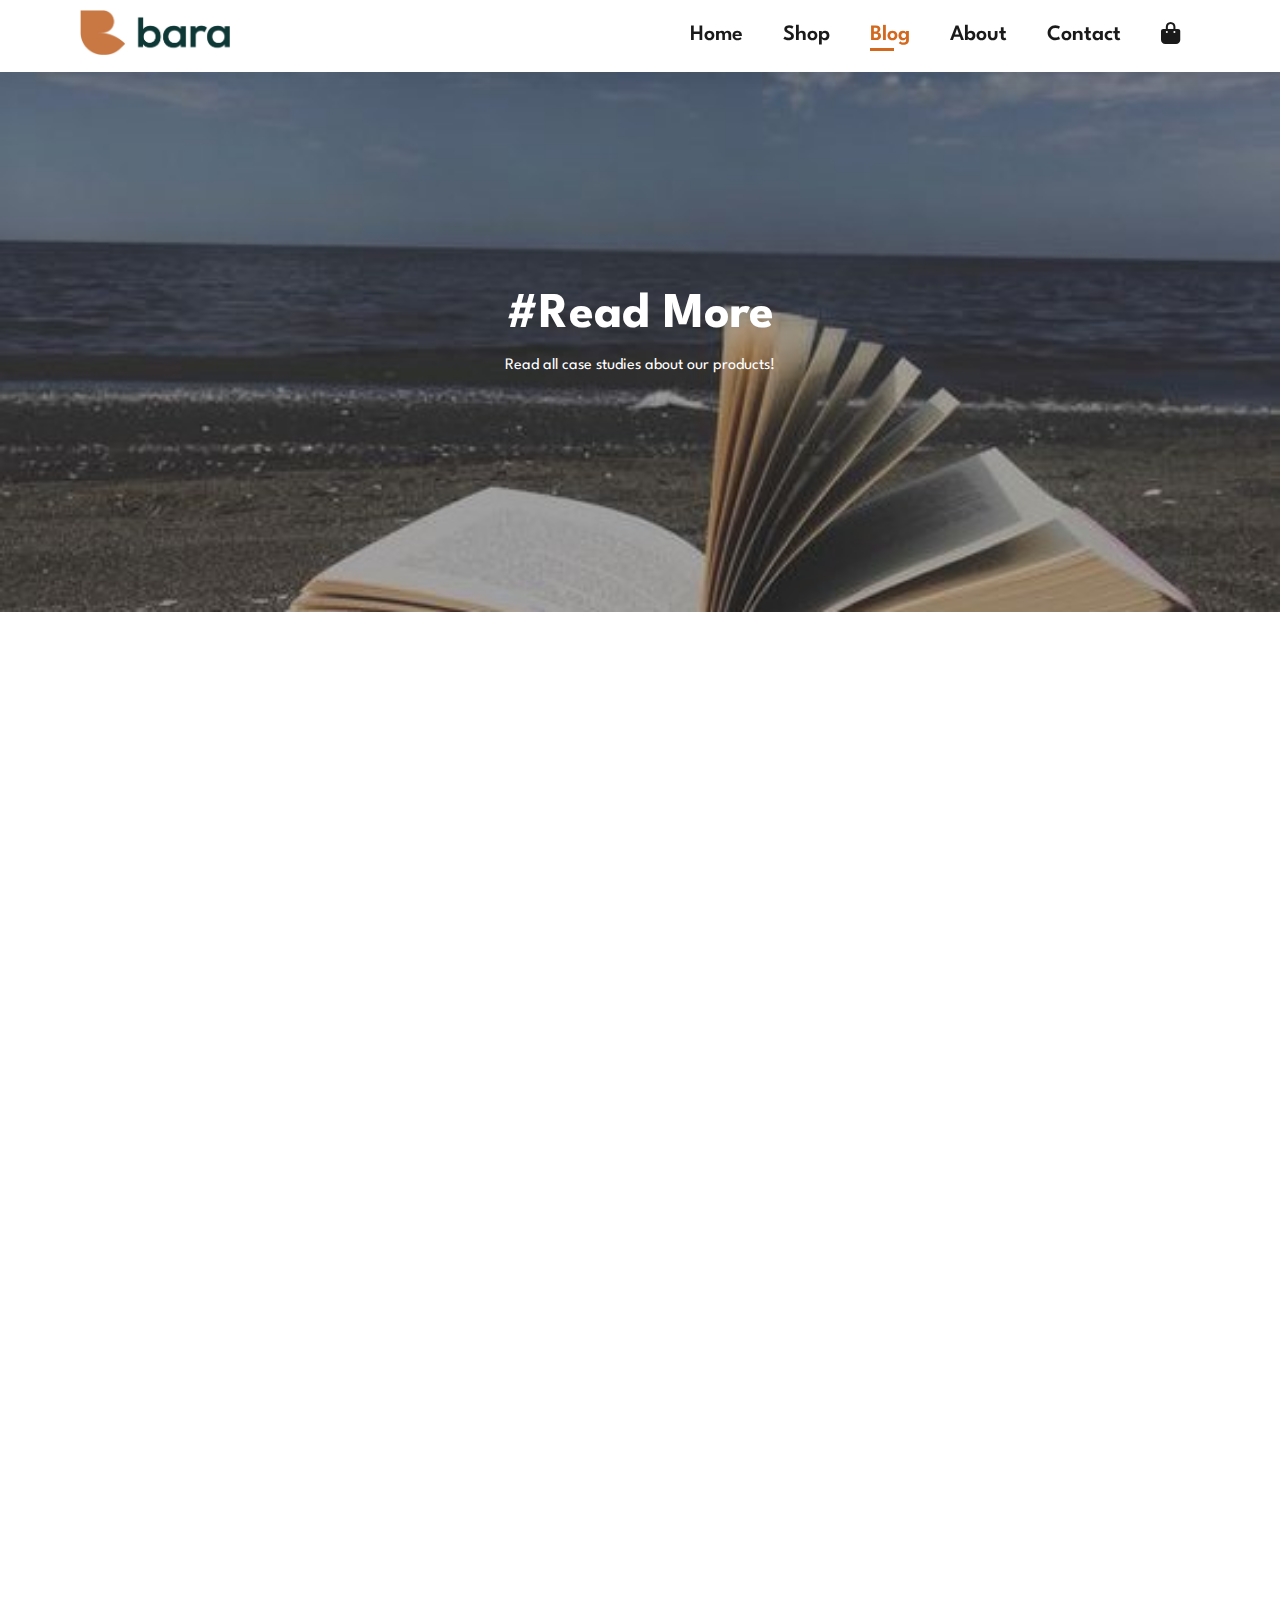
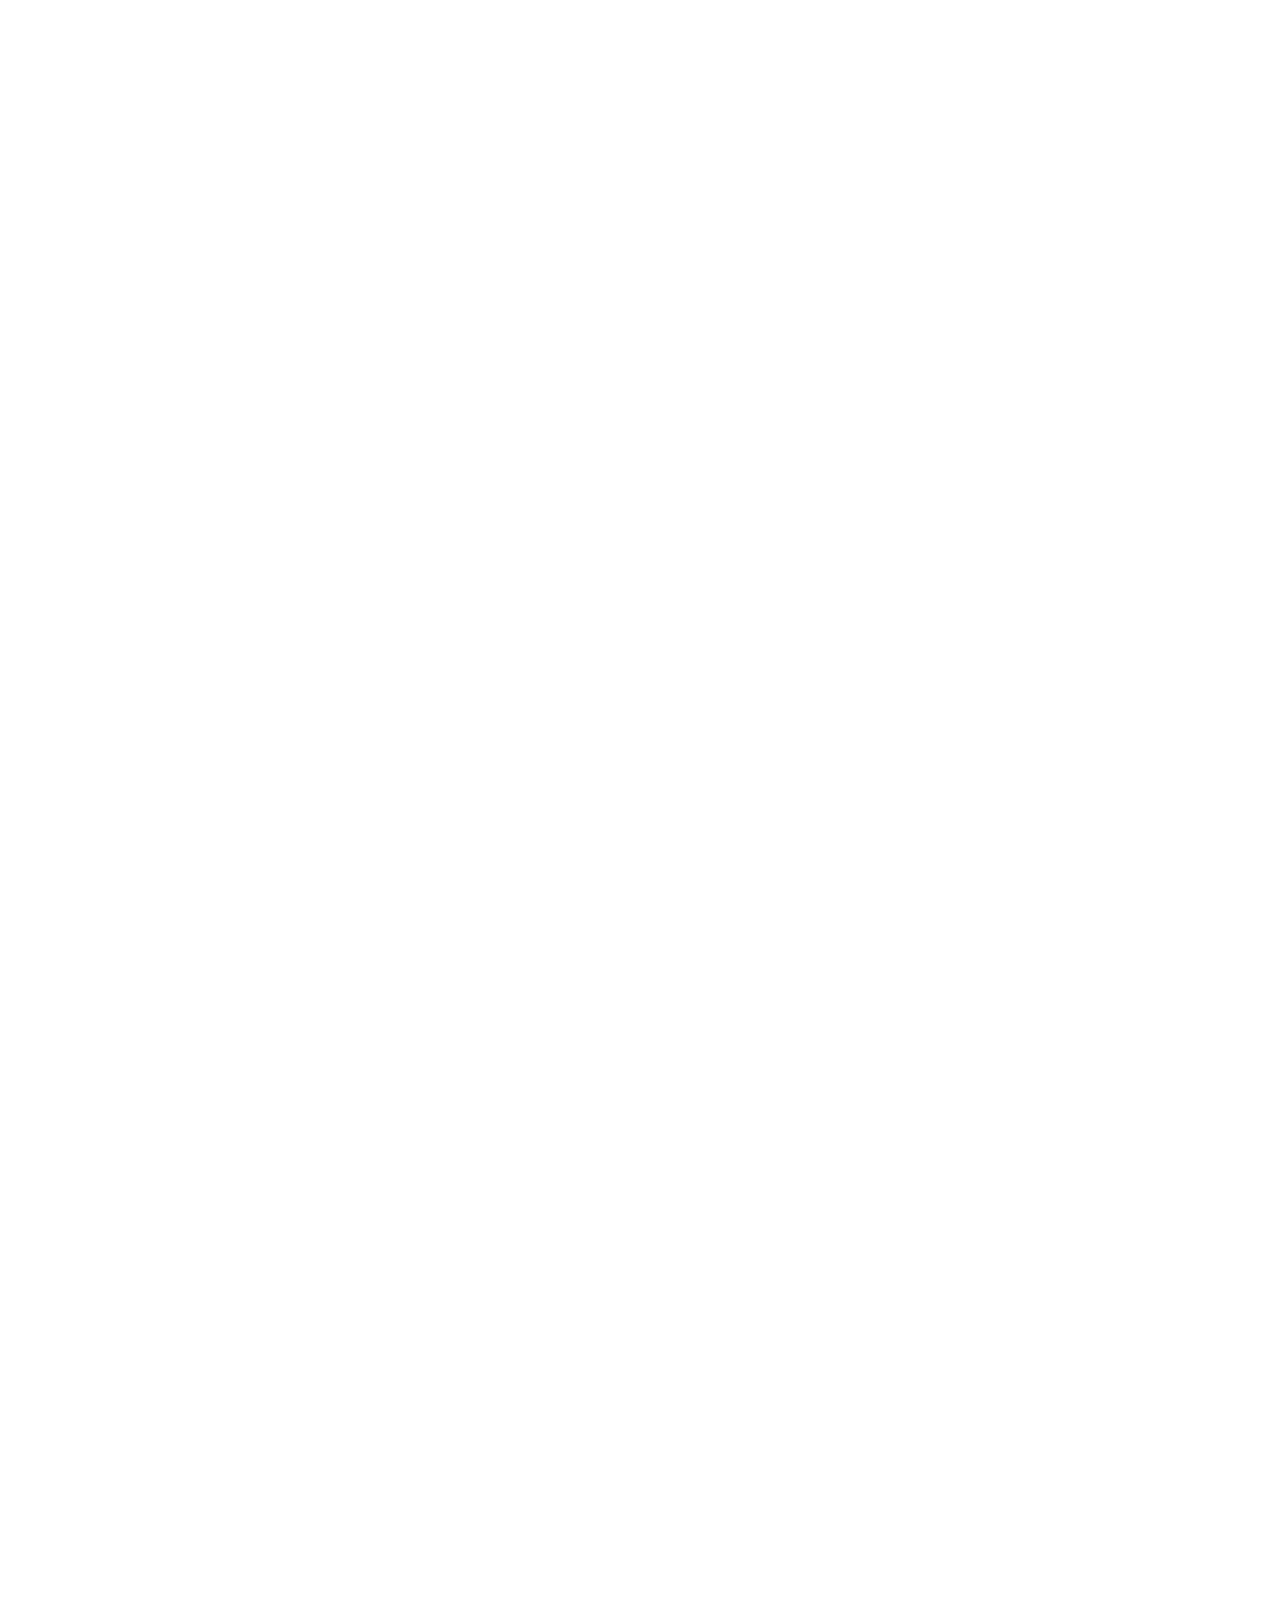
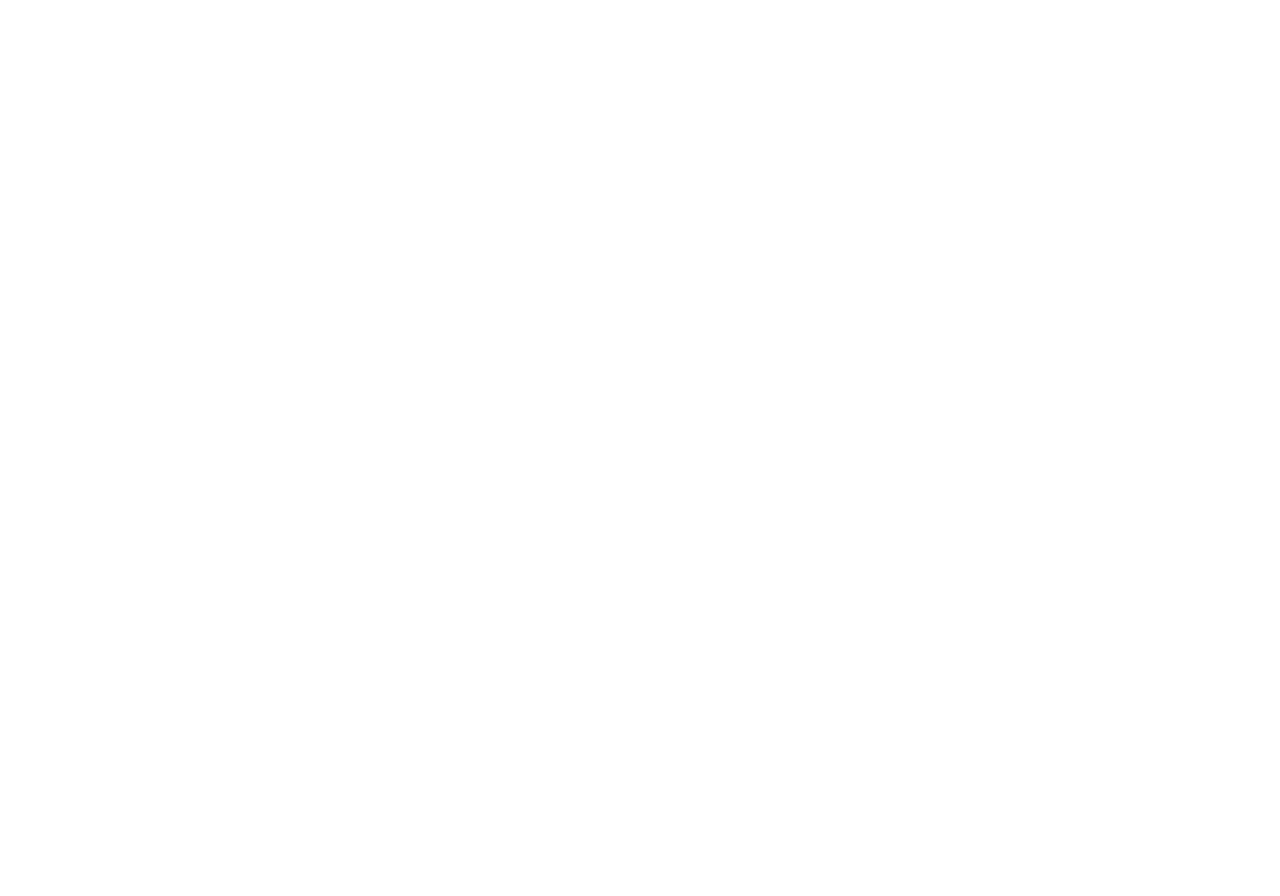
<file: blog.html>
<!DOCTYPE html>
<html lang="en">
<head>
    <meta charset="UTF-8">
    <meta http-equiv="X-UA-Compatible" content="IE=edge">
    <meta name="viewport" content="width=device-width, initial-scale=1.0">
    <link rel="stylesheet" href="css/normalize.css">
    <link rel="stylesheet" href="css/style.css">
    <link rel="stylesheet" href="css/all.min.css">
    
    
    <title>Bara</title>
</head>
<body>
    <!-- Header Start -->
    <section id="header">
         <a href="#"><img src="image/loogo.png" class="logo" alt=""></a>
        
        <div>
            <ul id="navbar">
                <li><a href="index.html" class="active">Home</a></li>
                <li><a href="shop.html">Shop</a></li>
                <li><a href="blog.html">Blog</a></li>
                <li><a href="about.html">About</a></li>
                <li><a href="contact.html">Contact</a></li>
                <li id="lg-bag"><a href="cart.html"><i class="fa-solid fa-bag-shopping"></i></a></li>
                <a href="#" id="close"><i class="fas fa-times"></i></a>
            </ul>
        </div>
        <div id="mobile">
            <a href="cart.html"><i class="fa-solid fa-bag-shopping"></i></a>
            <i id="bar" class="fas fa-outdent"></i>
        </div>

    </section>
    <!-- Header End -->
    <!-- Loading Start -->
    <section id="page-header" class="blog-header">
        <h2>#Read More</h2>
        <p>Read all case studies about our products!</p>
        
    </section>
    <!-- Loading End -->
    <!-- Start Blog  -->
    <section id="blog">
        <div class="blog-box reveal">
            <div class="blog-img">
                <img src="image/blog/blog1.jpg" alt="">
            </div>
            <div class="blog-details">
                <h4>The cotton-Jersey Zip-up Hoodie</h4>
                <p>Lorem ipsum dolor sit amet consectetur adipisicing elit. Iste ullam quas pariatur in alias nesciunt dolorum inventore facere atque.</p>
                <a href="#">Continue Reading</a>
            </div>
            <h1>15/05</h1>
        </div>
        <div class="blog-box reveal">
            <div class="blog-img">
                <img src="image/blog/blog2.jpg" alt="">
            </div>
            <div class="blog-details">
                <h4>How To Style A Quiff</h4>
                <p>Lorem ipsum dolor sit amet consectetur adipisicing elit. Iste ullam quas pariatur in alias nesciunt dolorum inventore facere atque.</p>
                <a href="#">Continue Reading</a>
            </div>
            <h1>11/06</h1>
        </div>
        <div class="blog-box reveal">
            <div class="blog-img">
                <img src="image/blog/blog3.jpg" alt="">
            </div>
            <div class="blog-details">
                <h4>Must-Have Skater Girl Items</h4>
                <p>Lorem ipsum dolor sit amet consectetur adipisicing elit. Iste ullam quas pariatur in alias nesciunt dolorum inventore facere atque.</p>
                <a href="#">Continue Reading</a>
            </div>
            <h1>13/06</h1>
        </div>
        <div class="blog-box reveal">
            <div class="blog-img">
                <img src="image/blog/blog4.jpg" alt="">
            </div>
            <div class="blog-details">
                <h4>Runway-inspired Trends</h4>
                <p>Lorem ipsum dolor sit amet consectetur adipisicing elit. Iste ullam quas pariatur in alias nesciunt dolorum inventore facere atque.</p>
                <a href="#">Continue Reading</a>
            </div>
            <h1>1/07</h1>
        </div>
        <div class="blog-box reveal">
            <div class="blog-img">
                <img src="image/blog/blog5.jpg" alt="">
            </div>
            <div class="blog-details">
                <h4>The cotton-Jersey Zip-up Hoodie</h4>
                <p>Lorem ipsum dolor sit amet consectetur adipisicing elit. Iste ullam quas pariatur in alias nesciunt dolorum inventore facere atque.</p>
                <a href="#">Continue Reading</a>
            </div>
            <h1>27/08</h1>
        </div>
        <div class="blog-box reveal">
            <div class="blog-img">
                <img src="image/blog/blog6.jpg" alt="">
            </div>
            <div class="blog-details">
                <h4>AW20 Menwear Trends</h4>
                <p>Lorem ipsum dolor sit amet consectetur adipisicing elit. Iste ullam quas pariatur in alias nesciunt dolorum inventore facere atque.</p>
                <a href="#">Continue Reading</a>
            </div>
            <h1>15/03</h1>
        </div>
    </section>
    <!-- End Blog -->
   
   
    <section id="pagination" class="section-p1 reveal">
        <a href="#">1</a>
        <a href="#">2</a>
        <a href="#"><i class="fa-solid fa-angles-right"></i></a>
    </section>

    <!-- Newsletters Start -->
    <section id="newsletter" class="section-p1 section-m1 reveal">
        <div class="newstext">
            <h4>Sign Up For News letters</h4>
            <p>Get E-mail updates about our latest shop and <span> special offers</span></p>
        </div>
        <div class="form">
            <input type="text" placeholder="Your email address">
            <button class="normal"> Sign Up </button>
        </div>
    </section>
    <!-- Newsletters End -->
    <!-- Footer Start -->
    <footer class="section-p1 reveal" >
        <div class="col">
            <div class="logo">
                <img src="image/footter.png" alt="">
            </div>
            <h4>Contact</h4>
            <p><strong>Address:</strong> 562 Wellington Road, Street 23, San francisco </p>
            <p><strong>Phone:</strong> +01 2222 365 /(+91) 012345 6789</p>
           <p><strong>Hours:</strong> 10:00 - 18:00, Mon - Sat </p>
            <div class="follow">
                <h4>Follow Us</h4>
                <div class="icon">
                    <a href="https://www.facebook.com/"><i class="fa-brands fa-facebook-f"></i></a>
                    <a href="https://www.twitter.com/"><i class="fa-brands fa-twitter"></i></a>
                    <a href="https://www.instagram.com/"><i class="fa-brands fa-instagram"></i></a>
                    <a href="https://www.pinterest.com/"><i class="fa-brands fa-pinterest-p"></i></a>
                    <a href="https://www.youtube.com/"><i class="fa-brands fa-youtube"></i></a>
                </div>
            </div>  
        </div>
        <div class="col">
            <h4>About</h4>
            <a href="#">About Us</a>
            <a href="#">Delivery Information</a>
            <a href="#">Privacy policy </a>
            <a href="#">Terms & Conditions </a>
            <a href="#">Contact Us</a>
        </div>
        <div class="col">
            <h4>My Account</h4>
            <a href="#">Sign In</a>
            <a href="#">View cart</a>
            <a href="#">My wishlist </a>
            <a href="#">Track My Order</a>
            <a href="#">Help</a>
        </div>
        <div class="col install">
            <h4>Install App</h4>
            <p> From App Store Or Google play </p>
            <div class="row">
                <img src="image/pay/app.jpg" alt="">
                <img src="image/pay/play.jpg" alt="">
            </div>
            <p>Secured Payment Gateways</p>
            <img src="image/pay/pay.png" alt="">  
        </div>
        <div class="Copyright">
            <p> Copyright &copy; 2022 Aya Yousef</p>
        </div>
    </footer>
    <!-- Footer End-->




    <script src="script.js"></script>
</body>
</html>
</file>
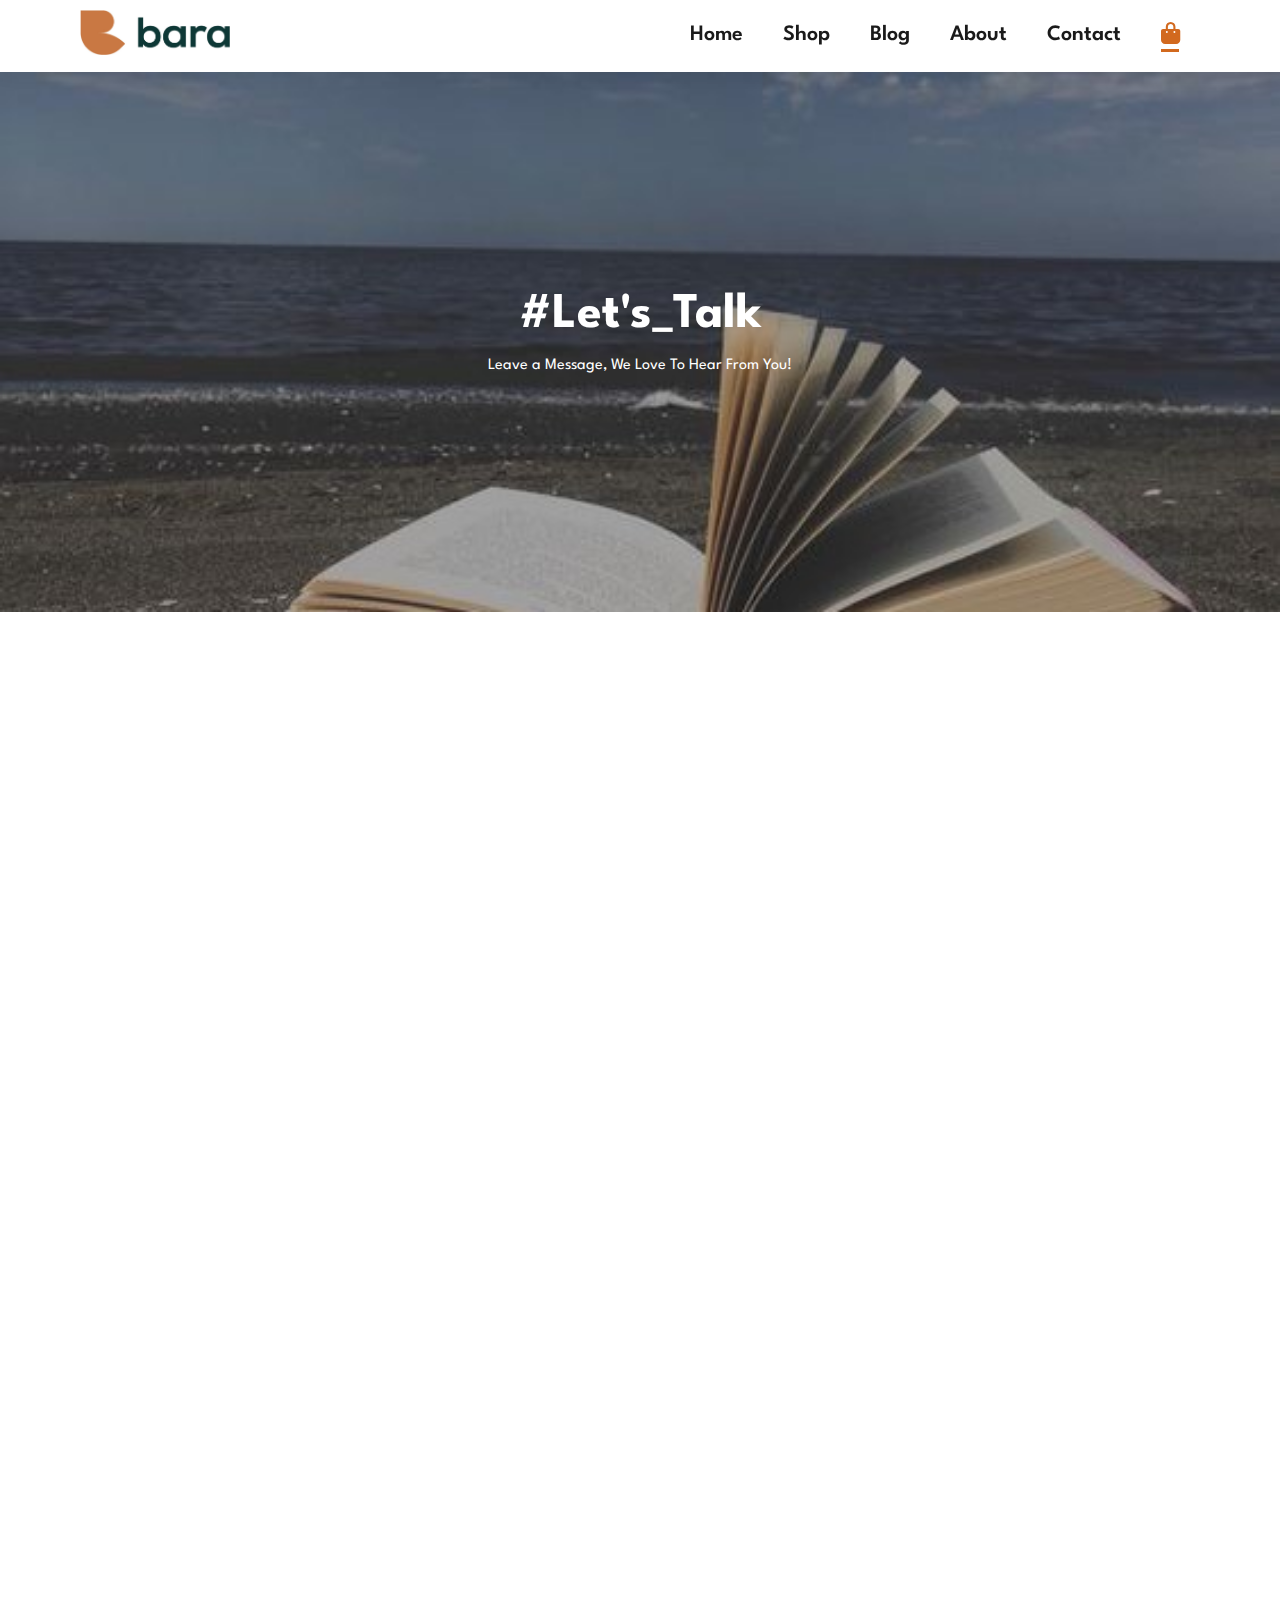
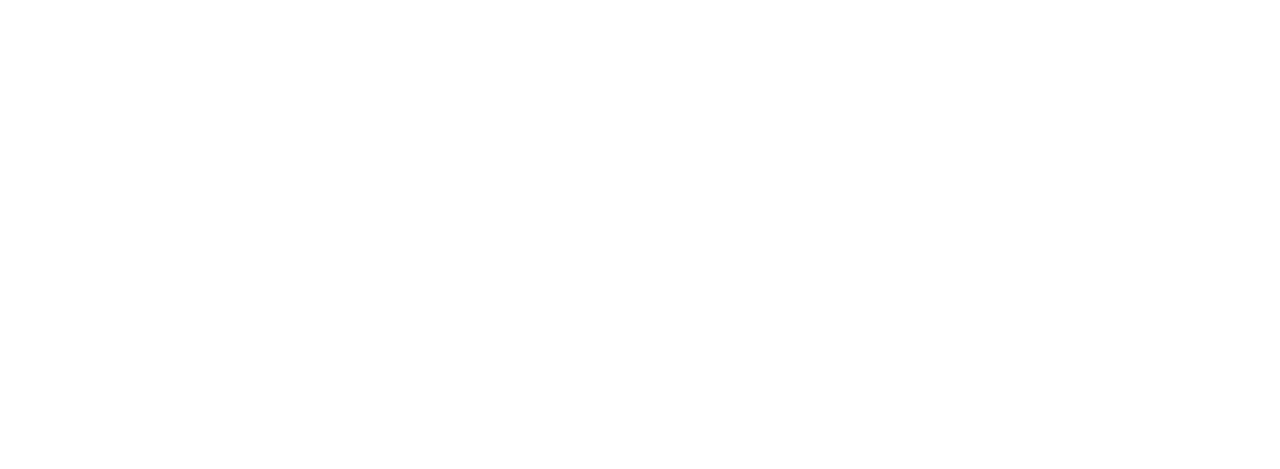
<file: cart.html>
<!DOCTYPE html>
<html lang="en">
<head>
    <meta charset="UTF-8">
    <meta http-equiv="X-UA-Compatible" content="IE=edge">
    <meta name="viewport" content="width=device-width, initial-scale=1.0">
    <link rel="stylesheet" href="css/normalize.css">
    <link rel="stylesheet" href="css/style.css">
    <link rel="stylesheet" href="css/all.min.css">
    
    
    <title>Bara</title>
</head>
<body>
    <!-- Header Start -->
    <section id="header">
         <a href="#"><img src="image/loogo.png" class="logo" alt=""></a>
        
        <div>
            <ul id="navbar">
                <li><a href="index.html" class="active">Home</a></li>
                <li><a href="shop.html">Shop</a></li>
                <li><a href="blog.html">Blog</a></li>
                <li><a href="about.html">About</a></li>
                <li><a href="contact.html">Contact</a></li>
                <li id="lg-bag"><a href="cart.html"><i class="fa-solid fa-bag-shopping"></i></a></li>
                <a href="#" id="close"><i class="fas fa-times"></i></a>
            </ul>
        </div>
        <div id="mobile">
            <a href="cart.html"><i class="fa-solid fa-bag-shopping"></i></a>
            <i id="bar" class="fas fa-outdent"></i>
        </div>

    </section>
    <!-- Header End -->
    <!-- Loading Start -->
    <section id="page-header" class="blog-header">
        <h2>#Let's_Talk</h2>
        <p>Leave a Message, We Love To Hear From You!</p>
    </section>
    <!-- Loading End -->
    <section id="cart" class="section-p1 reveal">
        <table>
            <thead>
                <tr>
                    <td>Remove</td>
                    <td>Image</td>
                    <td>Product</td>
                    <td>Price</td>
                    <td>Qunantity</td>
                    <td>Subtotal</td>
                </tr>
            </thead>
            <tbody>
                <tr>
                    <td><a href="#"><i class="fa-regular fa-circle-xmark"></i></a></td>
                    <td><img src="image/products/n1.jpg" alt=""></td>
                    <td>Cartoon Astronaut T-Shirts</td>
                    <td>$116.50</td>
                    <td><input type="number" value="1"></td>
                    <td>$116.50</td>
                </tr>
                <tr>
                    <td><a href="#"><i class="fa-regular fa-circle-xmark"></i></a></td>
                    <td><img src="image/products/n3.jpg" alt=""></td>
                    <td>Cartoon Astronaut T-Shirts</td>
                    <td>$125.50</td>
                    <td><input type="number" value="1"></td>
                    <td>$125.50</td>
                </tr>
                <tr>
                    <td><a href="#"><i class="fa-regular fa-circle-xmark"></i></a></td>
                    <td><img src="image/products/n6.jpg" alt=""></td>
                    <td>Cartoon Astronaut trousers</td>
                    <td>$200.20</td>
                    <td><input type="number" value="1"></td>
                    <td>$200.20</td>
                </tr>
            </tbody>
        </table>
    </section>
    <section id="cart-add" class="section-p1 reveal">
        <div id="conpon">
            <h3>Apply Coupon</h3>
            <div>
                <input type="text" placeholder="Enter Your Conpon">
                <button class="normal">Apply</button>
            </div>
        </div>
        <div id="subtotal">
            <h3>Cart Totals</h3>
            <table>
                <tr>
                    <td>Cart Subtotal</td>
                    <td>$435</td>
                </tr>
                <tr>
                    <td>Shipping</td>
                    <td>Free</td>
                </tr>
                <tr>
                    <td>Total </td>
                    <td>$435</td>
                </tr>
            </table>
            <button class="normal">Proceed To Checkout</button>
        </div>
    </section>

   


   
   
 
    <!-- Footer Start -->
    <footer class="section-p1 reveal" >
        <div class="col">
            <div class="logo">
                <img src="image/footter.png" alt="">
            </div>
            <h4>Contact</h4>
            <p><strong>Address:</strong> 562 Wellington Road, Street 23, San francisco </p>
            <p><strong>Phone:</strong> +01 2222 365 /(+91) 012345 6789</p>
           <p><strong>Hours:</strong> 10:00 - 18:00, Mon - Sat </p>
            <div class="follow">
                <h4>Follow Us</h4>
                <div class="icon">
                    <a href="https://www.facebook.com/"><i class="fa-brands fa-facebook-f"></i></a>
                    <a href="https://www.twitter.com/"><i class="fa-brands fa-twitter"></i></a>
                    <a href="https://www.instagram.com/"><i class="fa-brands fa-instagram"></i></a>
                    <a href="https://www.pinterest.com/"><i class="fa-brands fa-pinterest-p"></i></a>
                    <a href="https://www.youtube.com/"><i class="fa-brands fa-youtube"></i></a>
                </div>
            </div>  
        </div>
        <div class="col">
            <h4>About</h4>
            <a href="#">About Us</a>
            <a href="#">Delivery Information</a>
            <a href="#">Privacy policy </a>
            <a href="#">Terms & Conditions </a>
            <a href="#">Contact Us</a>
        </div>
        <div class="col">
            <h4>My Account</h4>
            <a href="#">Sign In</a>
            <a href="#">View cart</a>
            <a href="#">My wishlist </a>
            <a href="#">Track My Order</a>
            <a href="#">Help</a>
        </div>
        <div class="col install">
            <h4>Install App</h4>
            <p> From App Store Or Google play </p>
            <div class="row">
                <img src="image/pay/app.jpg" alt="">
                <img src="image/pay/play.jpg" alt="">
            </div>
            <p>Secured Payment Gateways</p>
            <img src="image/pay/pay.png" alt="">  
        </div>
        <div class="Copyright">
            <p> Copyright &copy; 2022 Aya Yousef</p>
        </div>
    </footer>
    <!-- Footer End-->




    <script src="script.js"></script>
</body>
</html>
</file>
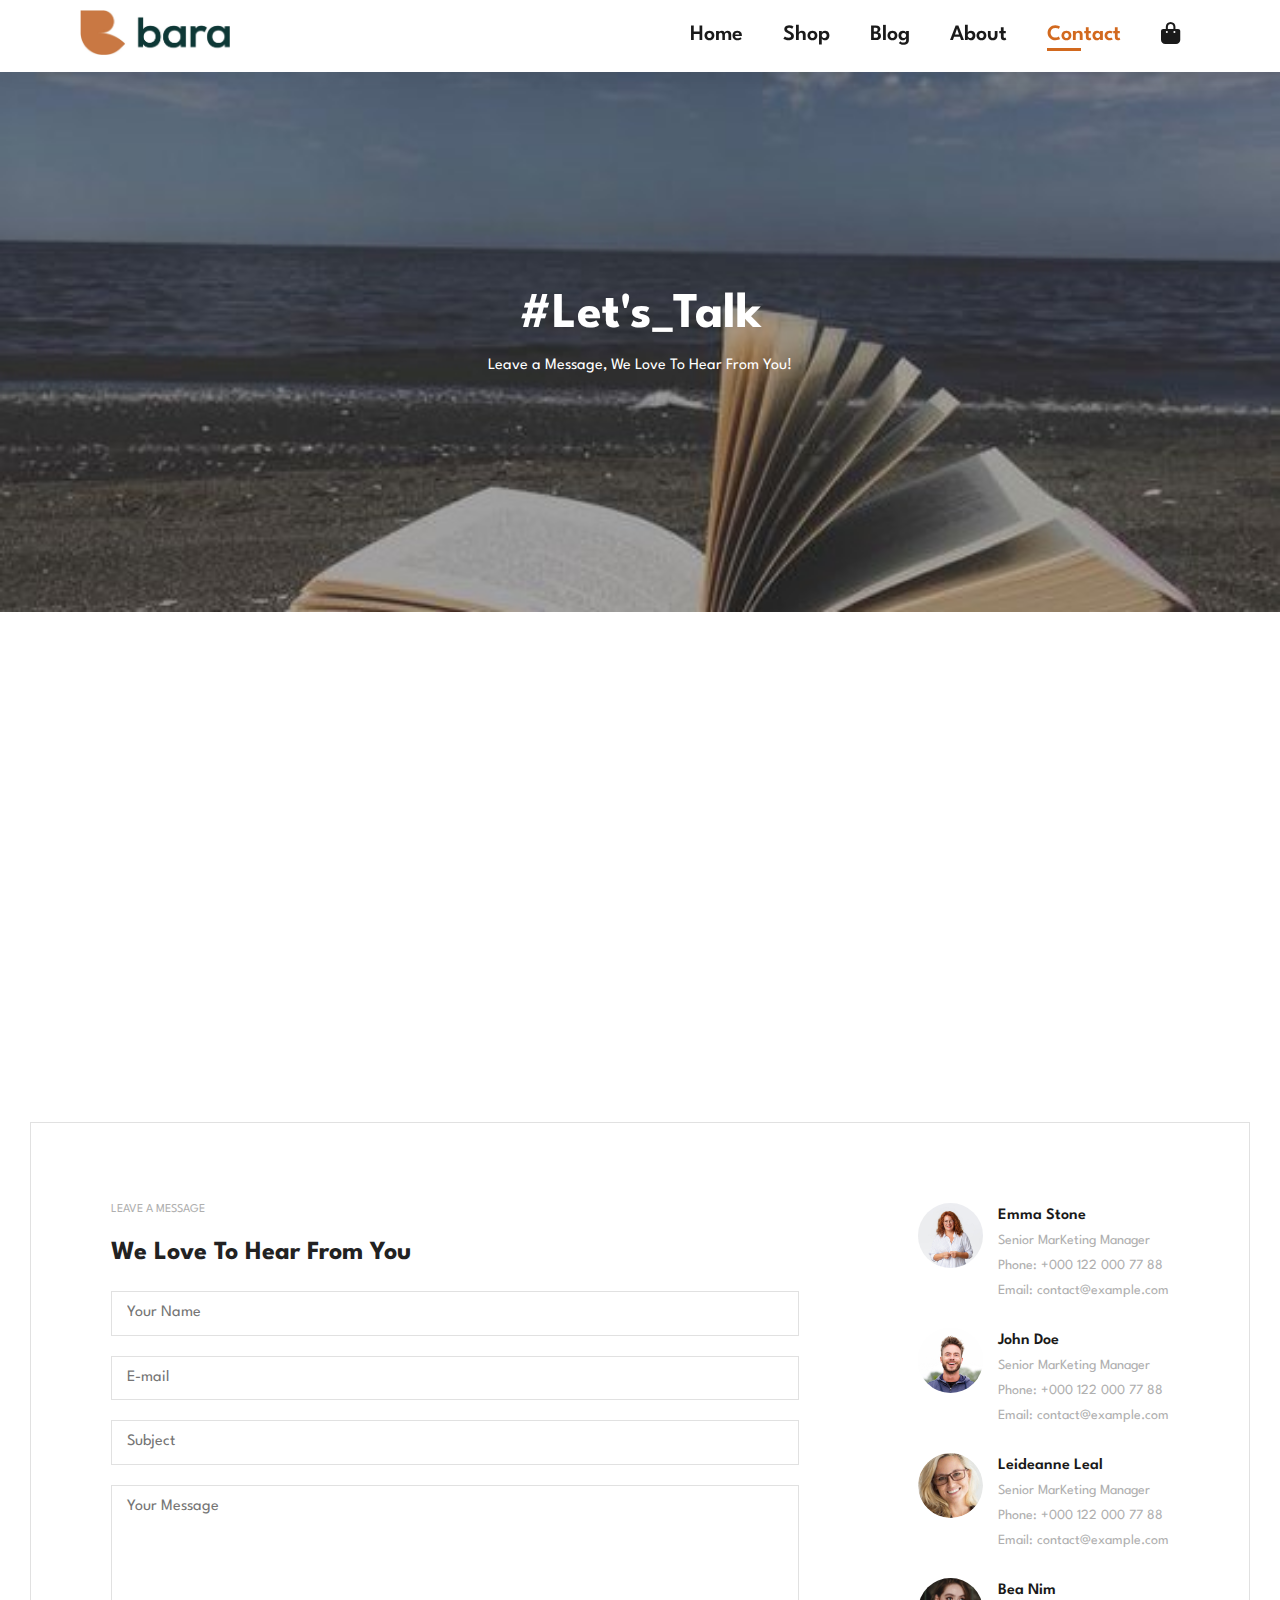
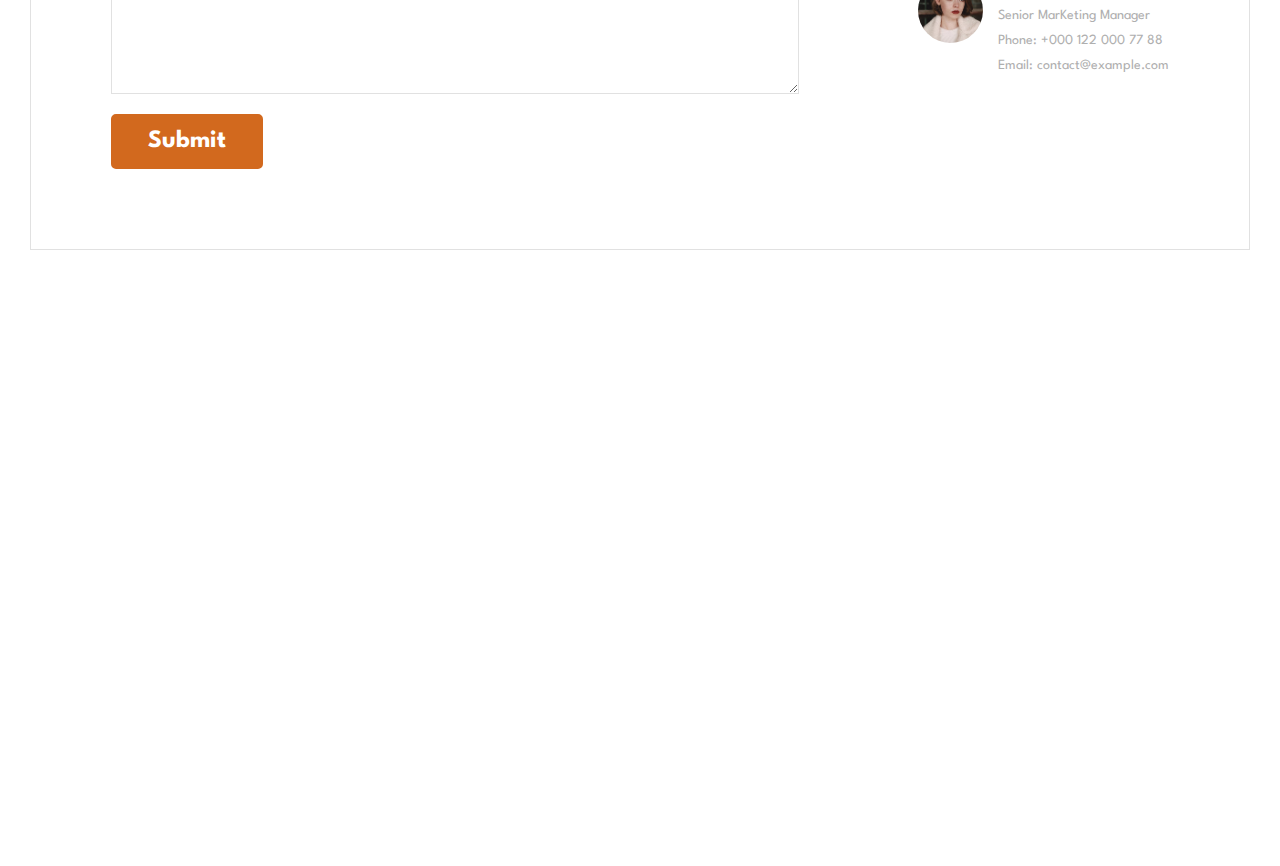
<file: contact.html>
<!DOCTYPE html>
<html lang="en">
<head>
    <meta charset="UTF-8">
    <meta http-equiv="X-UA-Compatible" content="IE=edge">
    <meta name="viewport" content="width=device-width, initial-scale=1.0">
    <link rel="stylesheet" href="css/normalize.css">
    <link rel="stylesheet" href="css/style.css">
    <link rel="stylesheet" href="css/all.min.css">
    
    
    <title>Bara</title>
</head>
<body>
    <!-- Header Start -->
    <section id="header">
         <a href="#"><img src="image/loogo.png" class="logo" alt=""></a>
        
        <div>
            <ul id="navbar">
                <li><a href="index.html" class="active">Home</a></li>
                <li><a href="shop.html">Shop</a></li>
                <li><a href="blog.html">Blog</a></li>
                <li><a href="about.html">About</a></li>
                <li><a href="contact.html">Contact</a></li>
                <li id="lg-bag"><a href="cart.html"><i class="fa-solid fa-bag-shopping"></i></a></li>
                <a href="#" id="close"><i class="fas fa-times"></i></a>
            </ul>
        </div>
        <div id="mobile">
            <a href="cart.html"><i class="fa-solid fa-bag-shopping"></i></a>
            <i id="bar" class="fas fa-outdent"></i>
        </div>

    </section>
    <!-- Header End -->
    <!-- Loading Start -->
    <section id="page-header" class="blog-header">
        <h2>#Let's_Talk</h2>
        <p>Leave a Message, We Love To Hear From You!</p>
    </section>
    <!-- Loading End -->
    <section id="contact-details" class="section-p1 reveal ">
        <div class="details">
            <span>Get In Touch</span>
            <h2>Visit One Of Our Agency Locations Or Contact Us Today</h2>
            <h3>head office</h3>
            <div>
                <li>
                    <i class="fa-regular fa-map"></i>
                    <p>56 Glassford Street Glasgow G1 1UL New York</p>
                </li>
                <li>
                    <i class="fa-solid fa-envelope"></i>
                    <p>56 Glassford Street Glasgow G1 1UL New York</p>
                </li>
                <li>
                    <i class="fa-solid fa-phone"></i>
                    <p>56 Glassford Street Glasgow G1 1UL New York</p>
                </li>
                <li>
                    <i class="fa-regular fa-clock"></i>
                    <p>56 Glassford Street Glasgow G1 1UL New York</p>
                </li>
            </div>
        </div>
        <div class="map">
            <iframe src="https://www.google.com/maps/embed?pb=!1m18!1m12!1m3!1d2469.8088055595285!2d-1.2501396226050172!3d51.754819644925895!2m3!1f0!2f0!3f0!3m2!1i1024!2i768!4f13.1!3m3!1m2!1s0x4876c6a9ef8c485b%3A0xd2ff1883a001afed!2z2KzYp9mF2LnYqSDYo9mI2YPYs9mB2YjYsdiv!5e0!3m2!1sar!2seg!4v1666355828603!5m2!1sar!2seg"  style="border:0;" allowfullscreen="" loading="lazy" referrerpolicy="no-referrer-when-downgrade"></iframe>

        </div>
    </section>
    <section id="form-details">
        <form action="">
            <span>Leave a Message</span>
            <h2> We Love To Hear From You</h2>
            <input type="text" placeholder="Your Name">
            <input type="text" placeholder="E-mail">
            <input type="text" placeholder="Subject">
            <textarea name="" id="" cols="30" rows="10" placeholder="Your Message"></textarea>
            <button class="normal">Submit</button>
            
        </form>
        <div class="people">
            <div>
                <img src="image/testimonial11.png" alt="">
                <p><span>Emma Stone</span>Senior MarKeting Manager <br> Phone: +000 122
                000 77 88 <br>Email: contact@example.com</p>
            </div>
            <div>
                <img src="image/testimonial3.png" width=""  alt="">
                <p><span>John Doe</span>Senior MarKeting Manager <br> Phone: +000 122
                000 77 88 <br>Email: contact@example.com</p>
            </div>
            <div>
                <img src="image/3.png" alt="">
                <p><span>Leideanne Leal </span>Senior MarKeting Manager <br> Phone: +000 122
                000 77 88 <br>Email: contact@example.com</p>
            </div>
            <div>
                <img src="image/5.jpg" alt="">
                <p><span>Bea Nim</span>Senior MarKeting Manager <br> Phone: +000 122
                000 77 88 <br>Email: contact@example.com</p>
            </div>
        </div>
    </section>
   


   
   
 
    <!-- Footer Start -->
    <footer class="section-p1 reveal" >
        <div class="col">
            <div class="logo">
                <img src="image/footter.png" alt="">
            </div>
            <h4>Contact</h4>
            <p><strong>Address:</strong> 562 Wellington Road, Street 23, San francisco </p>
            <p><strong>Phone:</strong> +01 2222 365 /(+91) 012345 6789</p>
           <p><strong>Hours:</strong> 10:00 - 18:00, Mon - Sat </p>
            <div class="follow">
                <h4>Follow Us</h4>
                <div class="icon">
                    <a href="https://www.facebook.com/"><i class="fa-brands fa-facebook-f"></i></a>
                    <a href="https://www.twitter.com/"><i class="fa-brands fa-twitter"></i></a>
                    <a href="https://www.instagram.com/"><i class="fa-brands fa-instagram"></i></a>
                    <a href="https://www.pinterest.com/"><i class="fa-brands fa-pinterest-p"></i></a>
                    <a href="https://www.youtube.com/"><i class="fa-brands fa-youtube"></i></a>
                </div>
            </div>  
        </div>
        <div class="col">
            <h4>About</h4>
            <a href="#">About Us</a>
            <a href="#">Delivery Information</a>
            <a href="#">Privacy policy </a>
            <a href="#">Terms & Conditions </a>
            <a href="#">Contact Us</a>
        </div>
        <div class="col">
            <h4>My Account</h4>
            <a href="#">Sign In</a>
            <a href="#">View cart</a>
            <a href="#">My wishlist </a>
            <a href="#">Track My Order</a>
            <a href="#">Help</a>
        </div>
        <div class="col install">
            <h4>Install App</h4>
            <p> From App Store Or Google play </p>
            <div class="row">
                <img src="image/pay/app.jpg" alt="">
                <img src="image/pay/play.jpg" alt="">
            </div>
            <p>Secured Payment Gateways</p>
            <img src="image/pay/pay.png" alt="">  
        </div>
        <div class="Copyright">
            <p> Copyright &copy; 2022 Aya Yousef</p>
        </div>
    </footer>
    <!-- Footer End-->




    <script src="script.js"></script>
</body>
</html>
</file>
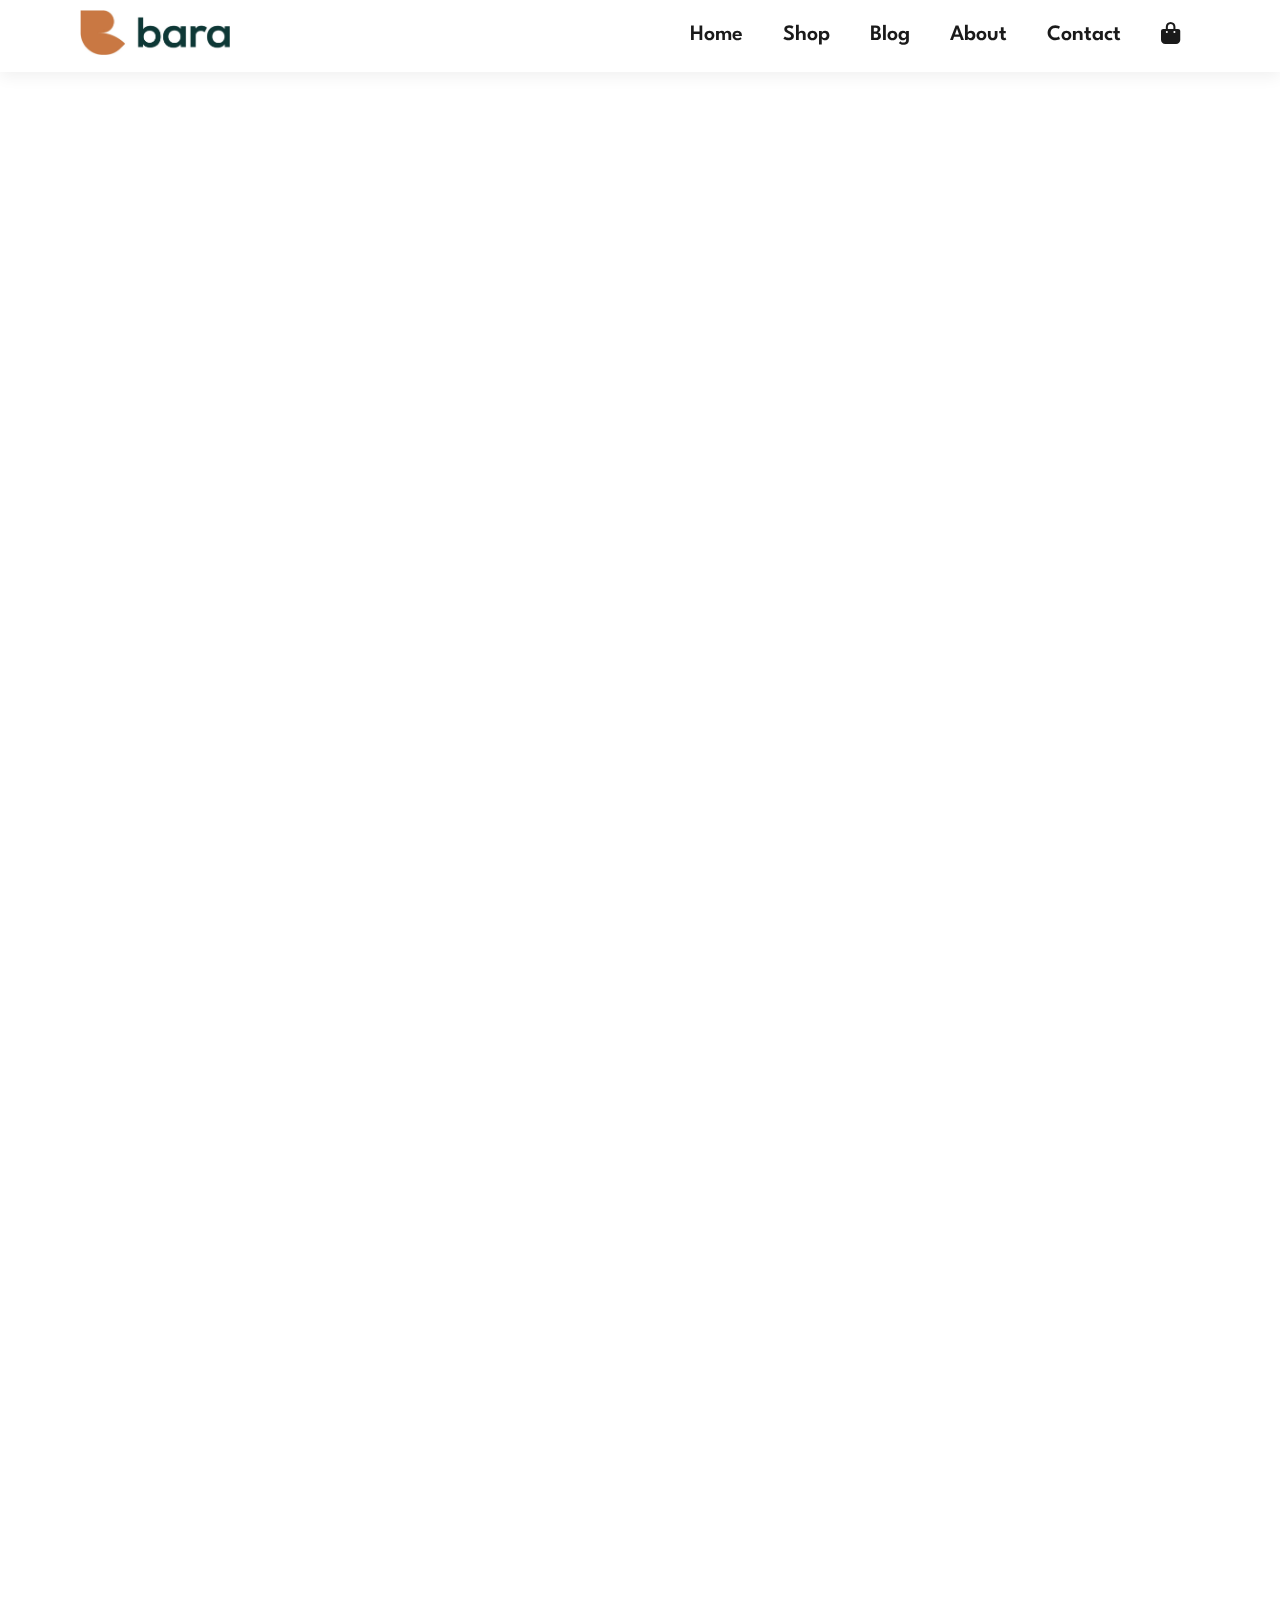
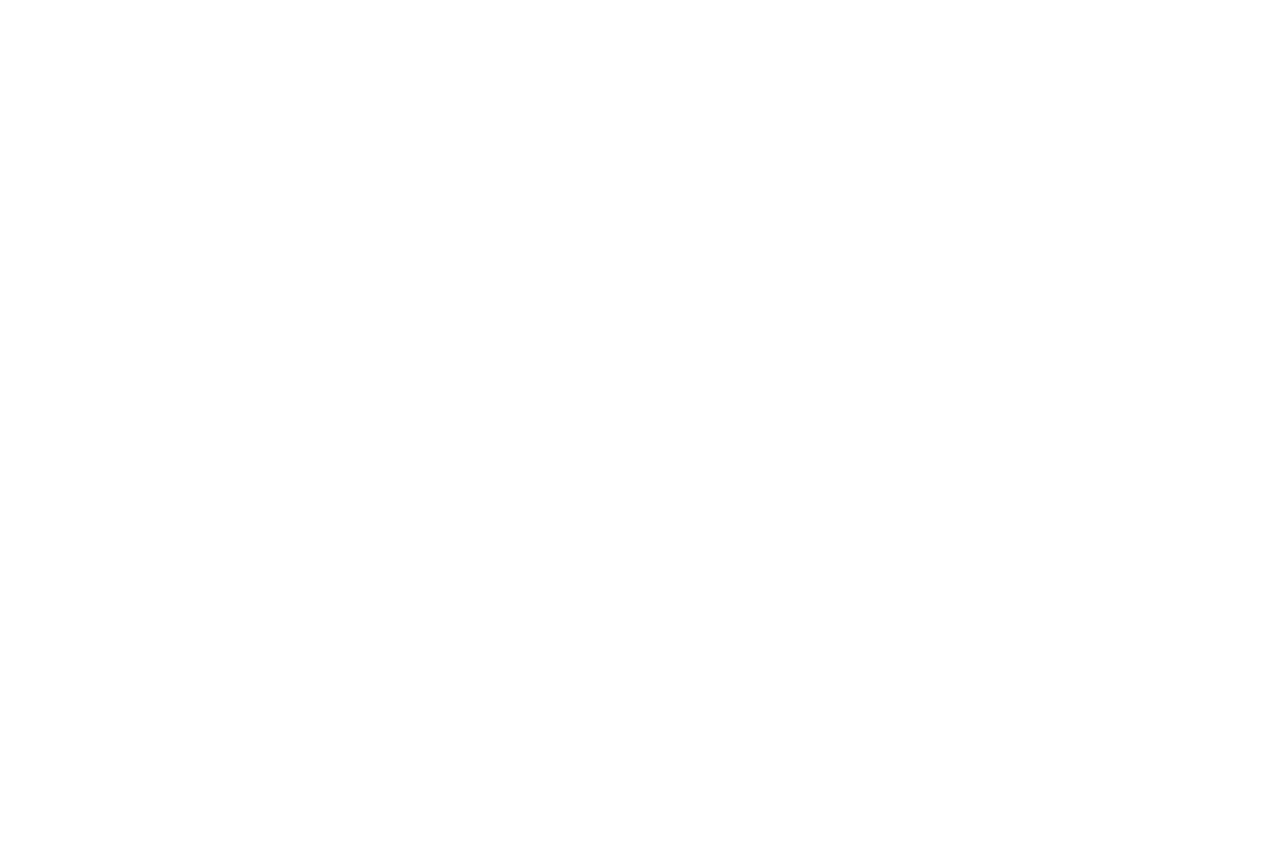
<file: productdetail.html>
<!DOCTYPE html>
<html lang="en">
<head>
    <meta charset="UTF-8">
    <meta http-equiv="X-UA-Compatible" content="IE=edge">
    <meta name="viewport" content="width=device-width, initial-scale=1.0">
    <link rel="stylesheet" href="css/normalize.css">
    <link rel="stylesheet" href="css/style.css">
    <link rel="stylesheet" href="css/all.min.css">
    
    
    <title>Bara</title>
</head>
<body>
    <!-- Header Start -->
    <section id="header">
         <a href="#"><img src="image/loogo.png" class="logo" alt=""></a>
        
        <div>
            <ul id="navbar">
                <li><a href="index.html" class="active">Home</a></li>
                <li><a href="shop.html">Shop</a></li>
                <li><a href="blog.html">Blog</a></li>
                <li><a href="about.html">About</a></li>
                <li><a href="contact.html">Contact</a></li>
                <li id="lg-bag"><a href="cart.html"><i class="fa-solid fa-bag-shopping"></i></a></li>
                <a href="#" id="close"><i class="fas fa-times"></i></a>
            </ul>
        </div>
        <div id="mobile">
            <a href="cart.html"><i class="fa-solid fa-bag-shopping"></i></a>
            <i id="bar" class="fas fa-outdent"></i>
        </div>

    </section>
    <!-- Header End -->
    <!-- Start Product Details  -->





    <section id="prodetails" class="section-p1 reveal">
        <div class="single-pro-image reveal">
            <img  src="image/products/n3.jpg" width="100%" id="MainImg" alt="">
            <div class="small-img-group">
                <div class="small-img-col">
                    <img src="image/products/n3.jpg" width="100%" class="small-img" alt="">
                </div>
                <div class="small-img-col">
                    <img src="image/products/d1.jpg" width="100%" class="small-img"  alt="">
                </div>
                <div class="small-img-col">
                    <img src="image/products/d2.jpg" width="100%"  class="small-img" alt="">
                </div>
                <div class="small-img-col">
                    <img src="image/products/d3.jpg" width="100%" class="small-img"  alt="">
                </div>
            </div>
        </div>
        <div class="single-pro-details reveal">
            <h6> Home / T-Shirt</h6>
            <h4>Woman's Fashion T Shirt</h4>
            <h2>$155.00</h2>
            <select>
                <option>Select Size</option>
                <option>Small</option>
                <option>Medium</option>
                <option>Large</option>
                <option>XL</option>
                <option>XXL</option>
            </select>
            <input type="number" value="1">
            <button class="normal">Add To Cart</button>
            <h4>Product Details</h4>
            <p>Lorem ipsum dolor sit amet consectetur adipisicing elit.
             Debitis quidem repellat itaque, vitae eligendi delectus eum id porro.
             Aliquid velit delectus architecto sunt adipisci vel earum, corrupti ipsum ut laborum!
             Debitis quidem repellat itaque, vitae eligendi delectus eum id porro.
             Aliquid velit delectus architecto sunt adipisci vel earum, corrupti ipsum ut laborum!
            </p>
        </div>
    </section>
    <!-- End Product Details  -->
    <!-- Start product -->
    <section id="product1" class="section-p1 reveal">
        <h2>Featured Products</h2>
        <p>Summer Collection New Morden Design</p>
        <div class="pro-container">
            <div class="pro reveal">
                <span class="new sell">Sell</span>
                <img src="image/products/p1.jpg" alt="">
                <div class="des">
                    <span>adidas</span>
                    <h5>Cartoon Astronaut T-Shirts</h5>
                    <div class="star">
                        <i class="fas fa-star"></i>
                        <i class="fas fa-star"></i>
                        <i class="fas fa-star"></i>
                        <i class="fas fa-star"></i>
                        <i class="fas fa-star"></i>
                    </div>
                    <h4>$78</h4>
                </div>
                <a href="#"><i class="fa-solid fa-cart-shopping"></i></a>
            </div>
            <div class="pro reveal">
                <img src="image/products/p2.jpg" alt="">
                <div class="des">
                    <span>adidas</span>
                    <h5>Cartoon Astronaut T-Shirts</h5>
                    <div class="star">
                        <i class="fas fa-star"></i>
                        <i class="fas fa-star"></i>
                        <i class="fas fa-star"></i>
                        <i class="fas fa-star"></i>
                        <i class="fas fa-star"></i>
                    </div>
                    <h4>$78</h4>
                </div>
                <a href="#"><i class="fa-solid fa-cart-shopping"></i></a>
            </div>
            <div class="pro reveal">
                <span class="new sell">Sell</span>
                <img src="image/products/p3.jpg" alt="">
                <div class="des">
                    <span>adidas</span>
                    <h5>Cartoon Astronaut T-Shirts</h5>
                    <div class="star">
                        <i class="fas fa-star"></i>
                        <i class="fas fa-star"></i>
                        <i class="fas fa-star"></i>
                        <i class="fas fa-star"></i>
                        <i class="fas fa-star"></i>
                    </div>
                    <h4>$78</h4>
                </div>
                <a href="#"><i class="fa-solid fa-cart-shopping"></i></a>
            </div>
            <div class="pro reveal">
                <img src="image/products/p4.jpg" alt="">
                <div class="des">
                    <span>adidas</span>
                    <h5>Cartoon Astronaut T-Shirts</h5>
                    <div class="star">
                        <i class="fas fa-star"></i>
                        <i class="fas fa-star"></i>
                        <i class="fas fa-star"></i>
                        <i class="fas fa-star"></i>
                        <i class="fas fa-star"></i>
                    </div>
                
                    <h4>$78</h4>
                </div>
                <a href="#"><i class="fa-solid fa-cart-shopping"></i></a>
            </div>
        </div>

    </section>
    <!-- End product -->
    <!-- Newsletters Start -->
    <section id="newsletter" class="section-p1 section-m1 reveal ">
        <div class="newstext">
            <h4>Sign Up For News letters</h4>
            <p>Get E-mail updates about our latest shop and <span> special offers</span></p>
        </div>
        <div class="form">
            <input type="text" placeholder="Your email address">
            <button class="normal"> Sign Up </button>
        </div>
    </section>
    <!-- Newsletters End -->
    <!-- Footer Start -->
    <footer class="section-p1 reveal" >
        <div class="col">
            <div class="logo">
                <img src="image/footter.png" alt="">
            </div>
            <h4>Contact</h4>
            <p><strong>Address:</strong> 562 Wellington Road, Street 23, San francisco </p>
            <p><strong>Phone:</strong> +01 2222 365 /(+91) 012345 6789</p>
           <p><strong>Hours:</strong> 10:00 - 18:00, Mon - Sat </p>
            <div class="follow">
                <h4>Follow Us</h4>
                <div class="icon">
                    <a href="https://www.facebook.com/"><i class="fa-brands fa-facebook-f"></i></a>
                    <a href="https://www.twitter.com/"><i class="fa-brands fa-twitter"></i></a>
                    <a href="https://www.instagram.com/"><i class="fa-brands fa-instagram"></i></a>
                    <a href="https://www.pinterest.com/"><i class="fa-brands fa-pinterest-p"></i></a>
                    <a href="https://www.youtube.com/"><i class="fa-brands fa-youtube"></i></a>
                </div>
            </div>  
        </div>
        <div class="col">
            <h4>About</h4>
            <a href="#">About Us</a>
            <a href="#">Delivery Information</a>
            <a href="#">Privacy policy </a>
            <a href="#">Terms & Conditions </a>
            <a href="#">Contact Us</a>
        </div>
        <div class="col">
            <h4>My Account</h4>
            <a href="#">Sign In</a>
            <a href="#">View cart</a>
            <a href="#">My wishlist </a>
            <a href="#">Track My Order</a>
            <a href="#">Help</a>
        </div>
        <div class="col install">
            <h4>Install App</h4>
            <p> From App Store Or Google play </p>
            <div class="row">
                <img src="image/pay/app.jpg" alt="">
                <img src="image/pay/play.jpg" alt="">
            </div>
            <p>Secured Payment Gateways</p>
            <img src="image/pay/pay.png" alt="">  
        </div>
        <div class="Copyright">
            <p> Copyright &copy; 2022 Aya Yousef</p>
        </div>
    </footer>
    <!-- Footer End-->

     <!-- Select Main Image -->
     <script>
        var mainImg = document.getElementById("MainImg");
        var smallImg = document.getElementsByClassName("small-img");
    
        smallImg[0].onclick = function(){
           mainImg.src =smallImg[0].src;
        }
        smallImg[1].onclick = function(){
           mainImg.src =smallImg[1].src;
        }
        smallImg[2].onclick = function(){
            mainImg.src =smallImg[2].src;
        }
        smallImg[3].onclick = function(){
            mainImg.src =smallImg[3].src;
        }
     </script>



    <script src="script.js"></script>
</body>
</html>
</file>
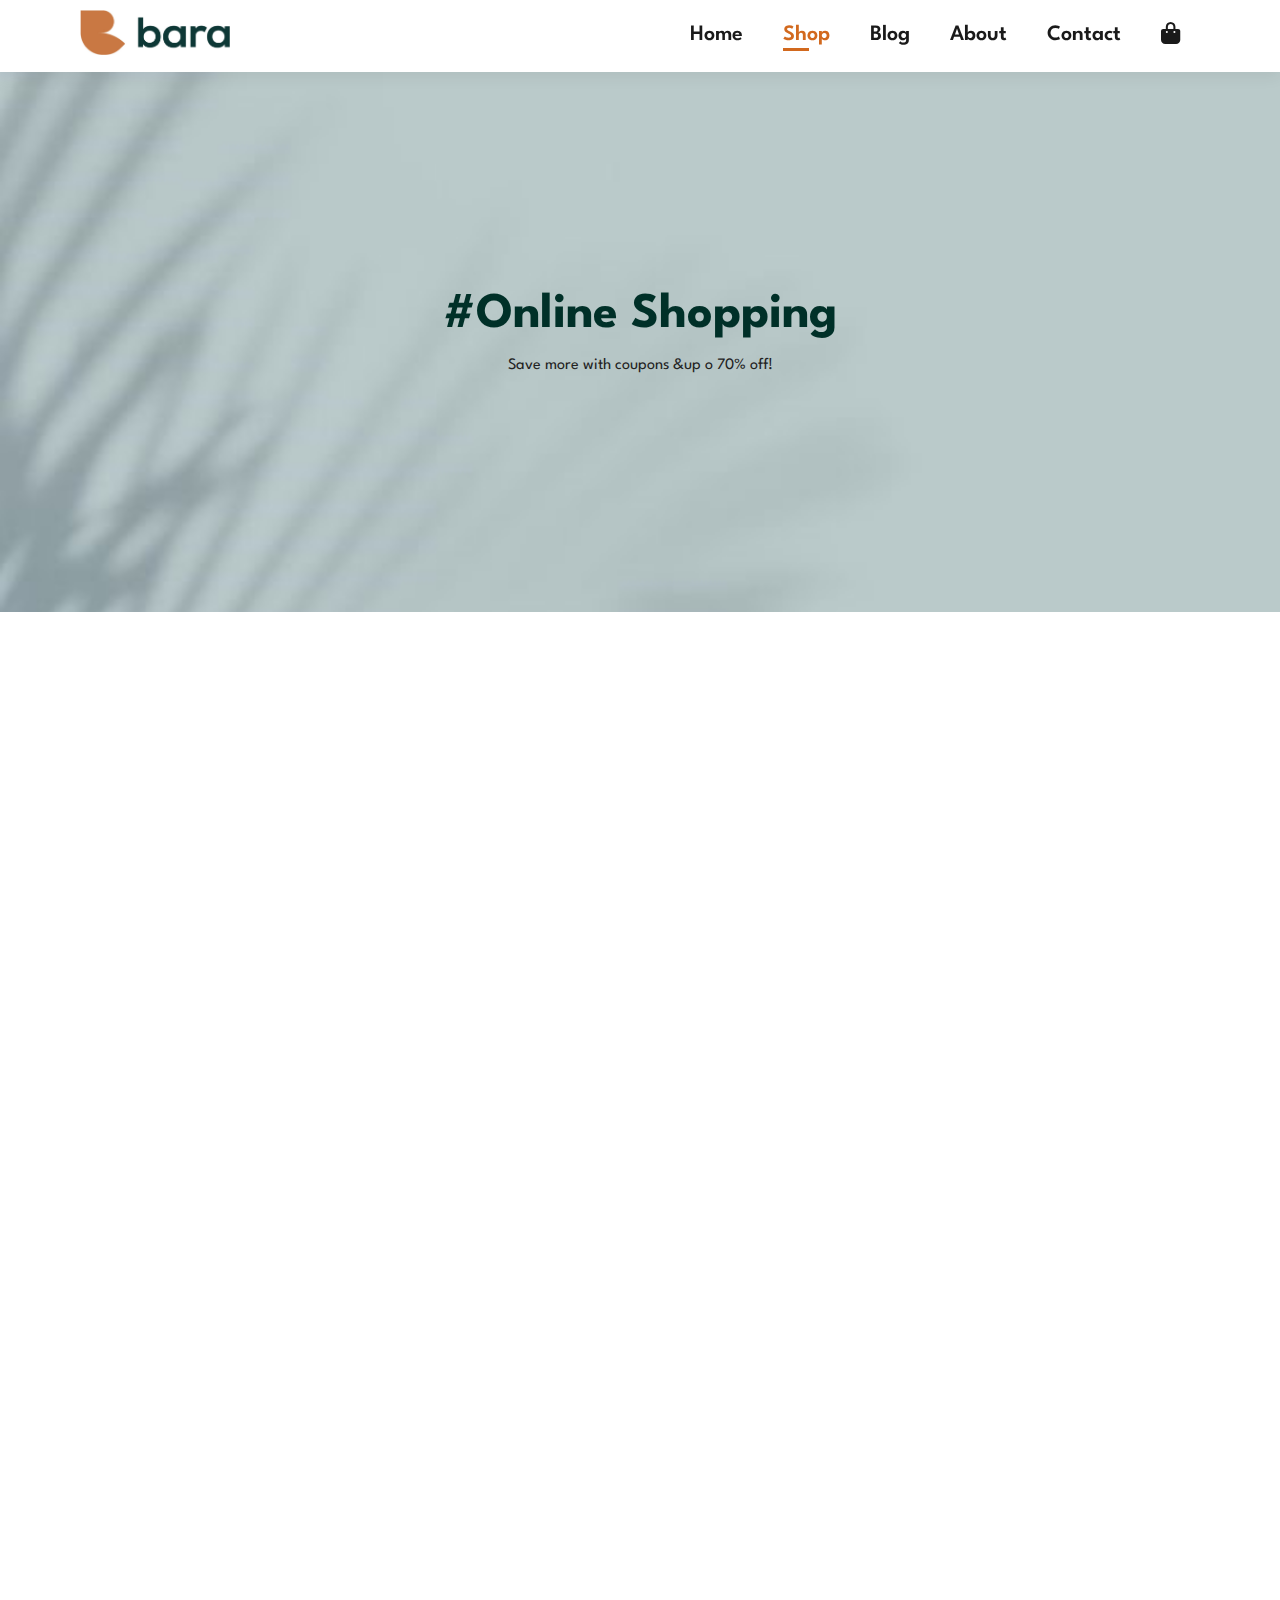
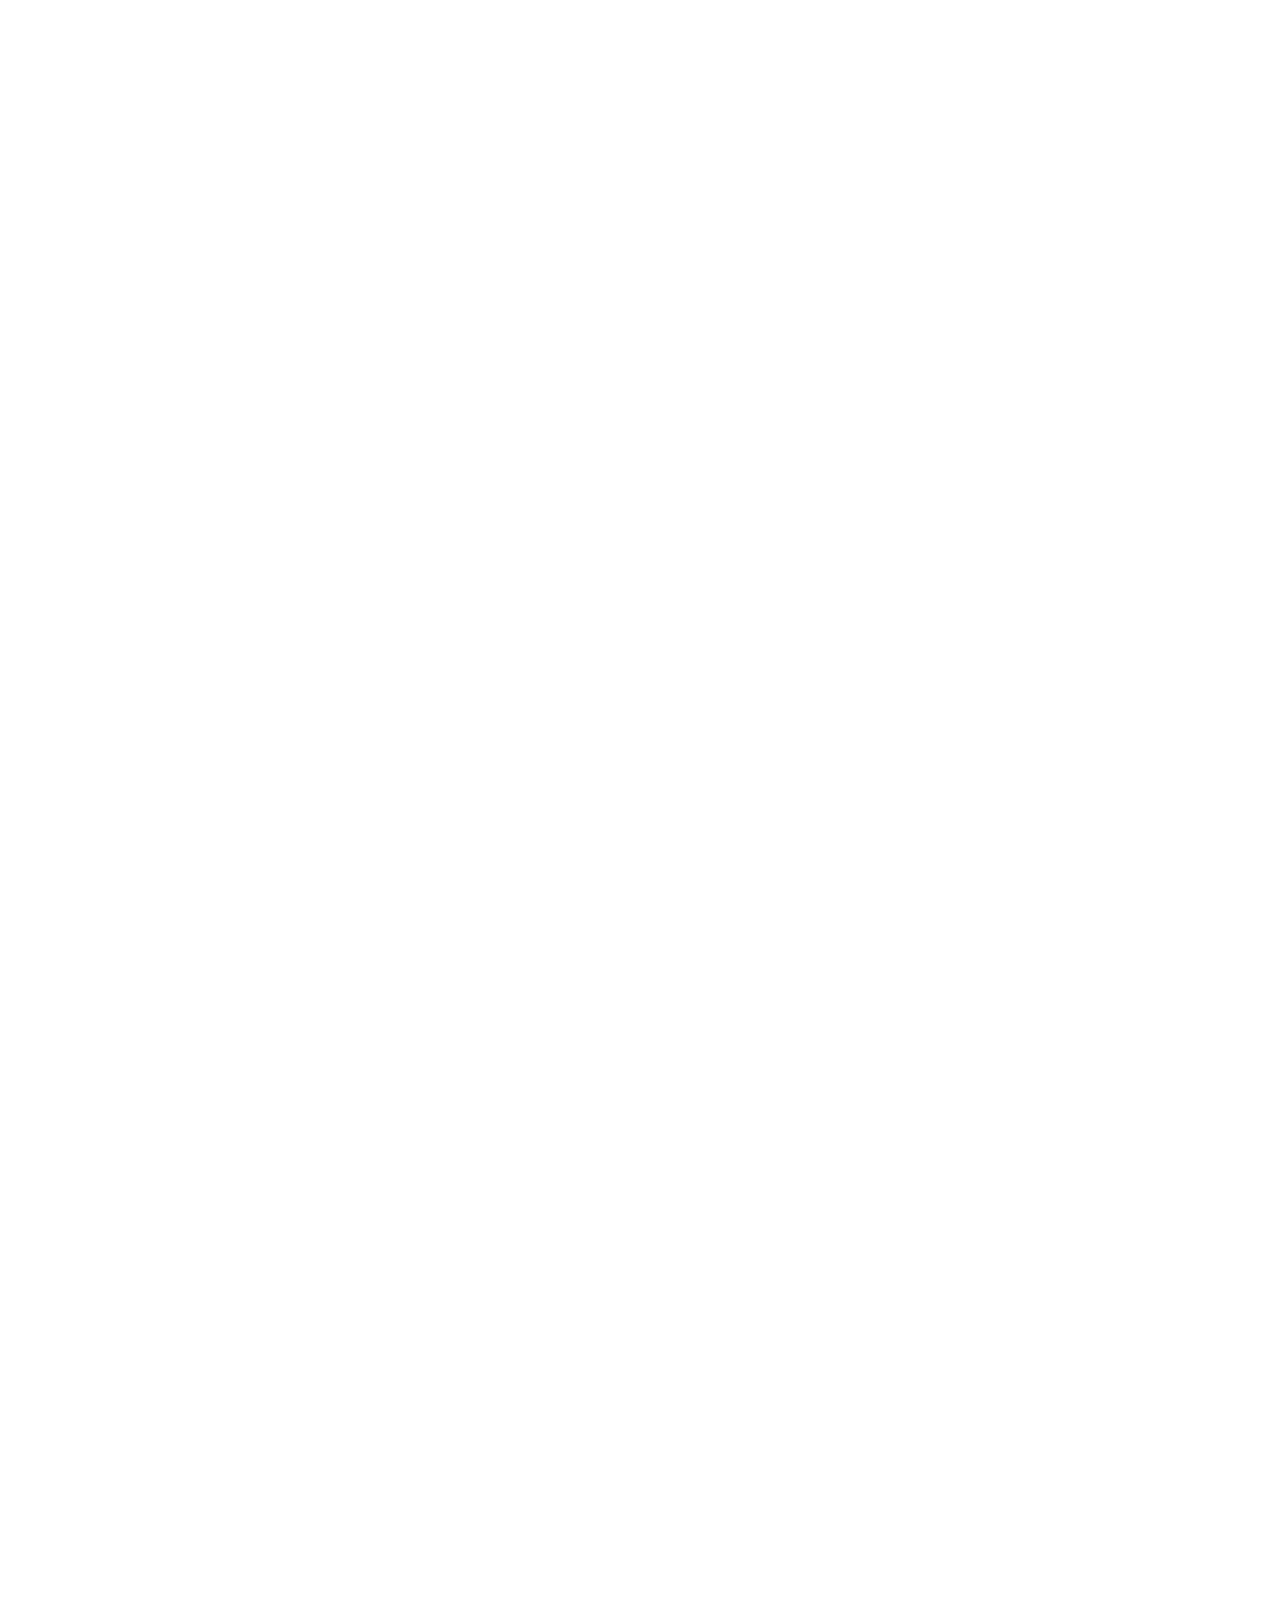
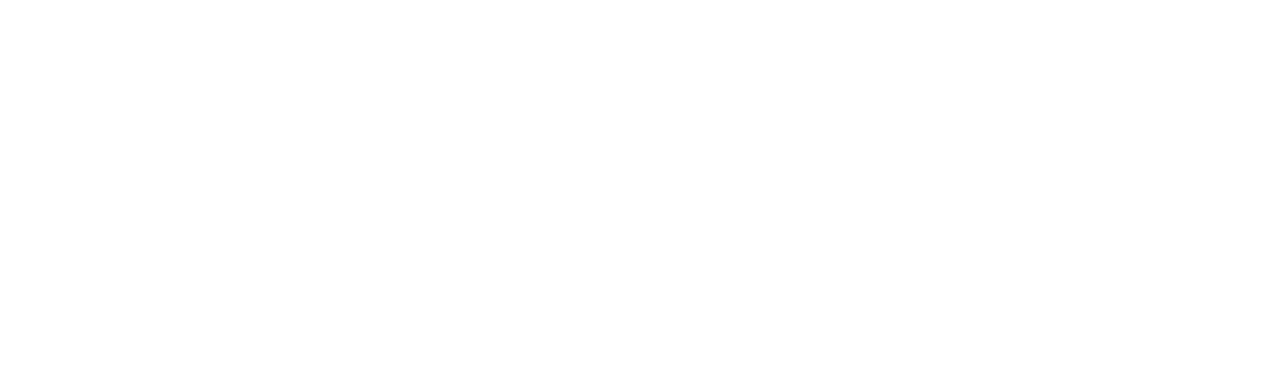
<file: shop.html>
<!DOCTYPE html>
<html lang="en">
<head>
    <meta charset="UTF-8">
    <meta http-equiv="X-UA-Compatible" content="IE=edge">
    <meta name="viewport" content="width=device-width, initial-scale=1.0">
    <link rel="stylesheet" href="css/normalize.css">
    <link rel="stylesheet" href="css/style.css">
    <link rel="stylesheet" href="css/all.min.css">
    
    
    <title>Bara</title>
</head>
<body>
    <!-- Header Start -->
    <section id="header">
         <a href="#"><img src="image/loogo.png" class="logo" alt=""></a>
        
        <div>
            <ul id="navbar">
                <li><a href="index.html" class="active">Home</a></li>
                <li><a href="shop.html">Shop</a></li>
                <li><a href="blog.html">Blog</a></li>
                <li><a href="about.html">About</a></li>
                <li><a href="contact.html">Contact</a></li>
                <li id="lg-bag"><a href="cart.html"><i class="fa-solid fa-bag-shopping"></i></a></li>
                <a href="#" id="close"><i class="fas fa-times"></i></a>
            </ul>
        </div>
        <div id="mobile">
            <a href="cart.html"><i class="fa-solid fa-bag-shopping"></i></a>
            <i id="bar" class="fas fa-outdent"></i>
        </div>

    </section>
    <!-- Header End -->
    <!-- Loading Start -->
    <section id="page-header">
        <h2>#Online Shopping</h2>
        <p>Save more with coupons &up o 70% off!</p>
        
    </section>
    <!-- Loading End -->
    <!-- Product Start -->
    <section id="product1" class="section-p1">
        <div class="pro-container">
            <div class="pro reveal">
                <span class="new sell">Sell</span>
                <img src="image/products/p1.jpg" alt="">
                <div class="des">
                    <span>adidas</span>
                    <h5>Cartoon Astronaut T-Shirts</h5>
                    <div class="star">
                        <i class="fas fa-star"></i>
                        <i class="fas fa-star"></i>
                        <i class="fas fa-star"></i>
                        <i class="fas fa-star"></i>
                        <i class="fas fa-star"></i>
                    </div>
                    <h4>$78</h4>
                </div>
                <a href="#"><i class="fa-solid fa-cart-shopping"></i></a>
            </div>
            <div class="pro reveal">
                <img src="image/products/p2.jpg" alt="">
                <div class="des">
                    <span>adidas</span>
                    <h5>Cartoon Astronaut T-Shirts</h5>
                    <div class="star">
                        <i class="fas fa-star"></i>
                        <i class="fas fa-star"></i>
                        <i class="fas fa-star"></i>
                        <i class="fas fa-star"></i>
                        <i class="fas fa-star"></i>
                    </div>
                    <h4>$78</h4>
                </div>
                <a href="#"><i class="fa-solid fa-cart-shopping"></i></a>
            </div>
            <div class="pro reveal">
                <span class="new sell">Sell</span>
                <img src="image/products/p3.jpg" alt="">
                <div class="des">
                    <span>adidas</span>
                    <h5>Cartoon Astronaut T-Shirts</h5>
                    <div class="star">
                        <i class="fas fa-star"></i>
                        <i class="fas fa-star"></i>
                        <i class="fas fa-star"></i>
                        <i class="fas fa-star"></i>
                        <i class="fas fa-star"></i>
                    </div>
                    <h4>$78</h4>
                </div>
                <a href="#"><i class="fa-solid fa-cart-shopping"></i></a>
            </div>
            <div class="pro reveal">
                <img src="image/products/p4.jpg" alt="">
                <div class="des">
                    <span>adidas</span>
                    <h5>Cartoon Astronaut T-Shirts</h5>
                    <div class="star">
                        <i class="fas fa-star"></i>
                        <i class="fas fa-star"></i>
                        <i class="fas fa-star"></i>
                        <i class="fas fa-star"></i>
                        <i class="fas fa-star"></i>
                    </div>
                
                    <h4>$78</h4>
                </div>
                <a href="#"><i class="fa-solid fa-cart-shopping"></i></a>
            </div>
            <div class="pro reveal">
                <img src="image/products/p5.jpg" alt="">
                <div class="des">
                    <span>adidas</span>
                    <h5>Cartoon Astronaut T-Shirts</h5>
                    <div class="star">
                        <i class="fas fa-star"></i>
                        <i class="fas fa-star"></i>
                        <i class="fas fa-star"></i>
                        <i class="fas fa-star"></i>
                        <i class="fas fa-star"></i>
                    </div>
                    <h4>$78</h4>
                </div>
                <a href="#"><i class="fa-solid fa-cart-shopping"></i></a>
            </div>
            <div class="pro reveal">
                <span class="new">New</span>
                <img src="image/products/p6.jpg" alt="">
                <div class="des">
                    <span>adidas</span>
                    <h5>Cartoon Astronaut T-Shirts</h5>
                    <div class="star">
                        <i class="fas fa-star"></i>
                        <i class="fas fa-star"></i>
                        <i class="fas fa-star"></i>
                        <i class="fas fa-star"></i>
                        <i class="fas fa-star"></i>
                    </div>
                    <h4>$78</h4>
                </div>
                <a href="#"><i class="fa-solid fa-cart-shopping"></i></a>
            </div>
            <div class="pro reveal">
                <img src="image/products/p7.jpg" alt="">
                <div class="des">
                    <span>adidas</span>
                    <h5>Cartoon Astronaut T-Shirts</h5>
                    <div class="star">
                        <i class="fas fa-star"></i>
                        <i class="fas fa-star"></i>
                        <i class="fas fa-star"></i>
                        <i class="fas fa-star"></i>
                        <i class="fas fa-star"></i>
                    </div>
                    <h4>$78</h4>
                </div>
                <a href="#"><i class="fa-solid fa-cart-shopping"></i></a>
            </div>
            <div class="pro reveal">
                <img src="image/products/p8.jpg" alt="">
                <div class="des">
                    <span>adidas</span>
                    <h5>Cartoon Astronaut T-Shirts</h5>
                    <div class="star">
                        <i class="fas fa-star"></i>
                        <i class="fas fa-star"></i>
                        <i class="fas fa-star"></i>
                        <i class="fas fa-star"></i>
                        <i class="fas fa-star"></i>
                    </div>
                    <h4>$78</h4>
                </div>
                <a href="#"><i class="fa-solid fa-cart-shopping"></i></a>
            </div>
            <div class="pro reveal">
                <span class="new">New</span>
                <img src="image/products/n1.jpg" alt="">
                <div class="des">
                    <span>adidas</span>
                    <h5>Cartoon Astronaut T-Shirts</h5>
                    <div class="star">
                        <i class="fas fa-star"></i>
                        <i class="fas fa-star"></i>
                        <i class="fas fa-star"></i>
                        <i class="fas fa-star"></i>
                        <i class="fas fa-star"></i>
                    </div>
                    <h4>$78</h4>
                </div>
                <a href="#"><i class="fa-solid fa-cart-shopping"></i></a>
            </div>
            <div class="pro reveal">
                <img src="image/products/n2.jpg" alt="">
                <div class="des">
                    <span>adidas</span>
                    <h5>Cartoon Astronaut T-Shirts</h5>
                    <div class="star">
                        <i class="fas fa-star"></i>
                        <i class="fas fa-star"></i>
                        <i class="fas fa-star"></i>
                        <i class="fas fa-star"></i>
                        <i class="fas fa-star"></i>
                    </div>
                    <h4>$78</h4>
                </div>
                <a href="#"><i class="fa-solid fa-cart-shopping"></i></a>
            </div>
            <div class="pro reveal" onclick="window.location.href='productdetail.html'">
                <span class="new">New</span>
                <img src="image/products/n3.jpg" alt="">
                <div class="des">
                    <span>adidas</span>
                    <h5>Cartoon Astronaut T-Shirts</h5>
                    <div class="star">
                        <i class="fas fa-star"></i>
                        <i class="fas fa-star"></i>
                        <i class="fas fa-star"></i>
                        <i class="fas fa-star"></i>
                        <i class="fas fa-star"></i>
                    </div>
                    <h4>$78</h4>
                </div>
                <a href="#"><i class="fa-solid fa-cart-shopping"></i></a>
            </div>
            <div class="pro reveal">
                <img src="image/products/n4.jpg" alt="">
                <div class="des">
                    <span>adidas</span>
                    <h5>Cartoon Astronaut T-Shirts</h5>
                    <div class="star">
                        <i class="fas fa-star"></i>
                        <i class="fas fa-star"></i>
                        <i class="fas fa-star"></i>
                        <i class="fas fa-star"></i>
                        <i class="fas fa-star"></i>
                    </div>
                    <h4>$78</h4>
                </div>
                <a href="#"><i class="fa-solid fa-cart-shopping"></i></a>
            </div>
            <div class="pro reveal">
                <img src="image/products/n5.jpg" alt="">
                <div class="des">
                    <span>adidas</span>
                    <h5>Cartoon Astronaut T-Shirts</h5>
                    <div class="star">
                        <i class="fas fa-star"></i>
                        <i class="fas fa-star"></i>
                        <i class="fas fa-star"></i>
                        <i class="fas fa-star"></i>
                        <i class="fas fa-star"></i>
                    </div>
                    <h4>$78</h4>
                </div>
                <a href="#"><i class="fa-solid fa-cart-shopping"></i></a>
            </div>
            <div class="pro reveal">
                <img src="image/products/n6.jpg" alt="">
                <div class="des">
                    <span>adidas</span>
                    <h5>Cartoon Astronaut T-Shirts</h5>
                    <div class="star">
                        <i class="fas fa-star"></i>
                        <i class="fas fa-star"></i>
                        <i class="fas fa-star"></i>
                        <i class="fas fa-star"></i>
                        <i class="fas fa-star"></i>
                    </div>
                    <h4>$78</h4>
                </div>
                <a href="#"><i class="fa-solid fa-cart-shopping"></i></a>
            </div>
            <div class="pro reveal">
                <span class="new sell">Sell</span>
                <img src="image/products/n7.jpg" alt="">
                <div class="des">
                    <span>adidas</span>
                    <h5>Cartoon Astronaut T-Shirts</h5>
                    <div class="star">
                        <i class="fas fa-star"></i>
                        <i class="fas fa-star"></i>
                        <i class="fas fa-star"></i>
                        <i class="fas fa-star"></i>
                        <i class="fas fa-star"></i>
                    </div>
                    <h4>$78</h4>
                </div>
                <a href="#"><i class="fa-solid fa-cart-shopping"></i></a>
            </div>
            <div class="pro reveal">
                <span class="new sell">Sell</span>
                <img src="image/products/n8.jpg" alt="">
                <div class="des">
                    <span>adidas</span>
                    <h5>Cartoon Astronaut T-Shirts</h5>
                    <div class="star">
                        <i class="fas fa-star"></i>
                        <i class="fas fa-star"></i>
                        <i class="fas fa-star"></i>
                        <i class="fas fa-star"></i>
                        <i class="fas fa-star"></i>
                    </div>
                    <h4>$78</h4>
                </div>
                <a href="#"><i class="fa-solid fa-cart-shopping"></i></a>
            </div>
        </div>

    </section>
    <!-- Product End -->
    <section id="pagination" class="section-p1 reveal">
        <a href="#">1</a>
        <a href="#">2</a>
        <a href="#"><i class="fa-solid fa-angles-right"></i></a>
    </section>

    <!-- Newsletters Start -->
    <section id="newsletter" class="section-p1 section-m1 reveal">
        <div class="newstext">
            <h4>Sign Up For News letters</h4>
            <p>Get E-mail updates about our latest shop and <span> special offers</span></p>
        </div>
        <div class="form">
            <input type="text" placeholder="Your email address">
            <button class="normal"> Sign Up </button>
        </div>
    </section>
    <!-- Newsletters End -->
    <!-- Footer Start -->
    <footer class="section-p1 reveal" >
        <div class="col">
            <div class="logo">
                <img src="image/footter.png" alt="">
            </div>
            <h4>Contact</h4>
            <p><strong>Address:</strong> 562 Wellington Road, Street 23, San francisco </p>
            <p><strong>Phone:</strong> +01 2222 365 /(+91) 012345 6789</p>
           <p><strong>Hours:</strong> 10:00 - 18:00, Mon - Sat </p>
            <div class="follow">
                <h4>Follow Us</h4>
                <div class="icon">
                    <a href="https://www.facebook.com/"><i class="fa-brands fa-facebook-f"></i></a>
                    <a href="https://www.twitter.com/"><i class="fa-brands fa-twitter"></i></a>
                    <a href="https://www.instagram.com/"><i class="fa-brands fa-instagram"></i></a>
                    <a href="https://www.pinterest.com/"><i class="fa-brands fa-pinterest-p"></i></a>
                    <a href="https://www.youtube.com/"><i class="fa-brands fa-youtube"></i></a>
                </div>
            </div>  
        </div>
        <div class="col">
            <h4>About</h4>
            <a href="#">About Us</a>
            <a href="#">Delivery Information</a>
            <a href="#">Privacy policy </a>
            <a href="#">Terms & Conditions </a>
            <a href="#">Contact Us</a>
        </div>
        <div class="col">
            <h4>My Account</h4>
            <a href="#">Sign In</a>
            <a href="#">View cart</a>
            <a href="#">My wishlist </a>
            <a href="#">Track My Order</a>
            <a href="#">Help</a>
        </div>
        <div class="col install">
            <h4>Install App</h4>
            <p> From App Store Or Google play </p>
            <div class="row">
                <img src="image/pay/app.jpg" alt="">
                <img src="image/pay/play.jpg" alt="">
            </div>
            <p>Secured Payment Gateways</p>
            <img src="image/pay/pay.png" alt="">  
        </div>
        <div class="Copyright">
            <p> Copyright &copy; 2022 Aya Yousef</p>
        </div>
    </footer>
    <!-- Footer End-->


    <script src="script.js"></script>
</body>
</html>
</file>
<file: css/style.css>
@import url('https://fonts.googleapis.com/css2?family=Cormorant+Upright:wght@300;400;600;700&family=League+Spartan:wght@200;400;600;700&family=Montez&family=Work+Sans:wght@400;500;600&display=swap');
:root{
    --main-color:#d2691e;
    --second-color:#003028;
}
* {
    margin: 0;
    padding: 0;
    box-sizing: border-box;
    font-family: 'League Spartan', sans-serif;
}
body{
    width: 100%;
}
/* Framework Start  */
h1 {
    font-size: 58px;
    line-height: 64px;
    color: #222;
}
h2 {
    font-size: 50px;
    line-height: 54px;
    color: #222;
}
h4{
    font-size: 35px;
    color: #222;
}
h6{
    font-weight: 700;
    font-size: 15px;
}
p{
    font-size: 16px;
    color: #465b52;
    margin: 15px 0 20px 0;
}
.section-p1{
    padding: 40px 80px;
}
.section-m1{
    margin: 40px 0;
}
 .normal{
    background-color:var(--main-color);
    color: #fff;
    border: 2px solid var(--main-color);
    padding: 11px 35px 11px 35px;
    font-size: 25px;
    font-weight: 700;
    cursor: pointer;
    /* margin-top: 8px; */
    border-radius: 5px;
}
.special{
    font-size: 15px;
    font-weight:600 ;
    padding: 11px 18px;
    color: #777;
    background-color: transparent;
    cursor: pointer;
    border: 1px solid #777;
    outline: none;
    transition: .3s ease;
}
/* Framework End */

/* Header Start */
#header{
    display: flex;
    align-items: center;
    justify-content: space-between;
    padding: 10px 80px;
    background: #fff;
    box-shadow: 0 5px 15px rgba(0, 0, 0, 0.06);
    z-index: 999;
    /* background-attachment: fixed; */
    position: sticky;
    top: 0;
    left: 0;
}

#header .logo {
    width: 150px;
    margin: 0;
}



#navbar{
    display: flex;
    align-items: center;
    justify-content: center;
}
#navbar li{
    list-style: none;
    padding: 0 20px;
    position: relative;
}
#navbar li a{
    text-decoration: none;
    font-size: 22px;
    font-weight: 600;
    color: #1a1a1a;
    transition: .3s ease;
}
#navbar li a.active,
#navbar li a:hover{
    color: var(--main-color);
}
#navbar li a.active::after,
#navbar li a:hover::after{
    content: "";
    width: 30%;
    height: 3px;
    background: var(--main-color);
    position: absolute;
    bottom: -3px;
    left: 20px;
}
#close{
    display: none;
}
#mobile{
    display: none;
    align-items: center;
}
#mobile i{
    color: #1a1a1a;
    font-size: 25px;
    padding-left: 20px;
}
.reveal{
    position: relative;
    transform: translateY(150px);
    opacity: 0;
    transition: all 2s ease;
}
.reveal.reveal-active{
    transform: translateY(0px);
    opacity: 1;
}


/* Header End */
/* Loading Start */
#loading{
    background-image: url(../image/slider-bg.jpg);
    height: 90vh;
    width: 100%;
    background-size: cover;
    background-position: top 25% right 0;
    padding: 0 80px;
    display: flex;
    flex-direction: column;
    align-items: flex-start;
    justify-content: center;
}
h4{
    padding-bottom: 15px;
}
#loading h2{
    font-size: 55px;
    text-transform: capitalize;
    color: var(--main-color);
}
#loading h1{
    margin-top: 2px;
    margin-bottom: 6px;
    font-size: 75px;
    text-transform: capitalize;
    color:var(--second-color);
}
#loading p{
    font-size: 20px;
}
#loading button{padding: 14px 50px 14px 50px; margin-top: 8px; }
#loading button:hover{
    background-color:var(--second-color);
    transition: 1s;
}
/* Loading End */
/* Features Start */
#features{
    display: flex;
    align-items: center;
    justify-content: space-between;
    flex-wrap: wrap;
}
#features .fe-box{
    width: 190px;
    text-align: center;
    padding: 25px 15px;
    box-shadow: 20px 20px 34px rgba(0, 0, 0, 0.03);
    border: 1px solid #cce7d0;
    border-radius: 4px;
    margin: 15px 0;
    transition: .3s ease;
    cursor: pointer;
}
#features .fe-box:hover {
    box-shadow: 10px 10px 54px rgba(70, 62, 8, 0.2);
}
#features .fe-box h6{
    padding: 9px 8px 6px 8px;
    margin-top: 5px;
    line-height: 1;
    border-radius: 4px;
    color:var(--second-color) ;
    background-color:#bbdefb ;
}
#features .fe-box:nth-child(2) h6 {
    color:#ba68c8 ;
    background-color:#fce4ec ;
}
#features .fe-box:nth-child(3) h6 {
    color:#7cb342  ;
    background-color: #dcedc8;
}
#features .fe-box:nth-child(5) h6 {
    color:#7e57c2 ;
    background-color:#e8eaf6 ;
}
#features .fe-box:nth-child(6) h6 {
    color:#222 ;
    background-color:#fbe9e7;
}

/* Features End */
/* Products Start */
#product1{
    text-align: center;
}
#product1 .pro-container{
    display: flex;
    justify-content: space-between;
    flex-wrap: wrap;
}
#product1 p{
    font-size: 20px;
    color: #888;
}
#product1 .pro{
    width: 23%;
    min-width: 250px;
    padding: 10px 12px;
    border: 1px solid #cce7d0;
    border-radius: 25px;
    cursor: pointer;
    margin: 15px 0;
    box-shadow: 20px 20px 30px rgba(0,0,0, 0.1);
    transition: .3 ease;
    position: relative;
}
#product1 .pro:hover{
    box-shadow: 20px 20px 30px rgba(0,0,0, 0.4);
}
#product1 .pro .new{
    background-color: var(--main-color);
    padding: 4px 8px;
    border-radius: 4px;
    position: absolute;
    left: 20px;
    top: -8px;
    font-size: 18px;
    font-weight: 500;
    color: #fff;
    text-transform: uppercase;
}
#product1 .pro .sell{
    background-color: var(--second-color);
    color: #fff;
    font-size: 20px;
}
#product1 .pro img{
    width: 100%;
    border-radius: 20px;
}
#product1 .pro .des{
    text-align: start;
    padding: 10px 0;
}
#product1 .pro .des span{
    color: #888;
    font-size: 13px;
}
#product1 .pro .des h5{
    padding-top: 7px;
    color: #1a1a1a;
    font-size: 14px;
}
#product1 .pro .des i{
    font-size: 13px;
    color: #ffca28;
}
#product1 .pro .des h4{
    padding: 7px;
    font-size: 20px;
    font-family: 700;
    color: var(--second-color);
}
#product1 .pro .fa-cart-shopping{
    width: 40px;
    height: 40px;
    line-height: 40px;
    border-radius: 50px;
    background-color: #e8eaf6;
    font-size: 22px;
    font-weight: 800;
    color:var(--second-color);
    border: 1px solid #e8eaf6;
    position: absolute;
    bottom: 20px;
    right: 15px;
}
/* Products End */
/* Banner1 Start */
#banner{
    display: flex;
    flex-direction: column;
    align-items: center;
    text-align: center;
    background-image: url(../image/b4.jpg);
    width: 100%;
    height: 50vh;
    background-position: center;
    background-size: cover; 
      
}
#banner h4{
    color: #fff;
    font-size: 22px;
    padding-top: 50px;
    padding-bottom: 30px;
}
#banner h2{
    color: #fff;
    padding-bottom: 30px;
}
#banner h2 span{
    color: var(--main-color);
    font-size: 70px;
}
#banner button:hover{
    background-color: var(--second-color);
}
/* Banner1 End */
#sm-banner{
    display: flex;
    justify-content: space-between;
    flex-wrap: wrap;
}
/* Banner2 Start */
#sm-banner .banner-box{
    display: flex;
    flex-direction: column;
    justify-content: center;
    align-items: flex-start;
    background-image: url(../image/banner/banner2.jpg);
    min-width: 580px ; 
    height: 50vh;
    background-position: center;
    background-size: cover;
    margin: auto ;
    padding: 30px;
}
#sm-banner .banner-box2{
    background-image: url(../image/banner/b4.jpg);   
}
#sm-banner h4{
    color: #1a1a1a;
    color: #888;
    font-size: 25px;
    font-weight: 500;
}
#sm-banner h2{
    color: var(--main-color);
    font-size: 35px;
    font-family: 600;   
}
#sm-banner span{
    color:#afafaf ;
    font-size: 15px;
    font-weight: 400;
    padding-bottom: 20px;
}
#sm-banner .special:hover{
    background-color: var(--main-color);
    border: 1px solid #fff;
    color: #fff;

}
/* banner3 */
#banner3{
    display: flex;
    justify-content: space-between;
    flex-wrap: wrap;
    padding: 0 80px;
}
#banner3 .banner-box{
    display: flex;
    flex-direction: column;
    justify-content: center;
    align-items: flex-start;
    background-image: url(../image/banner/b7.jpg);
    min-width: 30% ; 
    height: 30vh;
    background-position: center;
    background-size: cover;
    margin: auto ;
    padding: 10px;
    margin-bottom: 20px;
}
#banner3 .banner-box2{
    background-image: url(../image/banner/b10.jpg);
}
#banner3 .banner-box3{
    background-image: url(../image/banner/b17.jpg);
}
#banner3 .banner-box h2{
    color: #afafaf;
    font-size: 22px;
    font-family: 900; 

}
#banner3 .banner-box h3{
    color: var(--main-color);
    font-size: 18px;
    font-family: 900; 
}


/* Banners End */
/* Newsletters Start  */
#newsletter{
    display: flex;
    justify-content: space-between;
    align-items: center;
    flex-wrap: wrap;
    background-image: url(../image/banner/b14.png);
    background-position: 20% 30%;
    background-repeat:no-repeat ;
    background-color: var(--second-color);
}
#newsletter h4{
    color: #fff;
    font-size: 25px;
    font-weight: 700;
}
#newsletter p{
    color: #afafaf;
    font-size: 18px;
    font-weight: 500;
}
#newsletter span{
    color: var(--main-color);
    font-size: 25px;
    font-weight: 500;
}
#newsletter .form{
    display: flex;
    width: 40%;
}
#newsletter .form input{
    height: 3.125rem;
    padding: 0 1.25rem;
    font-size: 15px;
    width: 100%;
    border: 1px solid transparent;
    border-radius: 4px;
    outline: none;
    border-top-right-radius:0;
    border-bottom-right-radius: 0;
}
#newsletter .form button{
    padding: 11px 10px ;
    font-size: 18px;
    font-weight: 500;
    white-space:nowrap;
    border-radius: 4px;
    border-top-left-radius:0 ;
    border-bottom-left-radius:0 ;
}
/* Newsletters End */
/* Footer Start  */
footer{
    display: flex;
    flex-wrap: wrap;
    justify-content: space-between;
}
footer .col{
    display: flex;
    flex-direction: column;
    align-items: flex-start;
    margin-bottom: 20px;
}
footer .logo{
    margin-bottom: 30px;
    width: 90px;
}
footer .logo img{ width: 100%;  }
footer  h4{ font-size: 20px; padding-bottom: 20px; }
footer  p{ font-size: 14px; margin: 0 0 8px 0; }
footer  a{ 
    font-size: 16px;
    text-decoration: none;
    margin-bottom: 10px;
    color: #222;  
}
footer .follow{margin-top: 20px;}
footer .follow i{
    color: #465b52;
    padding-right: 4px;
    cursor: pointer;
    font-size: 16px;
    transition: 1s;
}
footer .install .row img{
    border: 1px solid var(--second-color);
    border-radius: 6px;
}
footer .install img{
    margin: 10px 0 15px 0;
}
footer .follow i:hover,
footer a:hover{
    color: var(--main-color);
    transition: 1s;
    padding-left: 3px;
}
footer .Copyright{
    text-align: center;
    width: 100%;
    font-size: 15px;
}
/* Footer End */




/*Shop page  */
#page-header{
    background-image: url(../image/b-22.jpg);
    width: 100%;
    height: 60vh;
    display: flex;
    background-size: cover;
    /* background-repeat: no-repeat; */
    /* background-color: #e0e0e8; */
    /* background-position-x: right; */
    justify-content: center;
    text-align: center;
    flex-direction: column;
    padding: 14px;
}
#page-header h2{
    color: #003028;
}
#page-header p{
    color: #222;
}
#pagination{
    text-align: center;
}
#pagination a{
    text-decoration: none;
    background-color: #fff;
    padding: 15px 15px;
    border-radius: 4px;
    color:var(--second-color);
    font-weight: 600;
    font-size: 18px;
    transition: .5s;
}
#pagination a:hover{
    color:var(--main-color) ;
}
/* End Shop Page */

/* Start Single Page Product Details */
#prodetails {
    display: flex;
    margin-top: 20px;
}
#prodetails .single-pro-image{
    width: 40%;
    margin-right: 50px;
}
#prodetails .single-pro-image .single-img{width: 100%;}
.small-img-group{
    display: flex;
    justify-content: space-between;  
}
.small-img-col{ 
    flex-basis: 24%;
    cursor: pointer;  
}
.small-img-col img{
    width: 100%; 
}
#prodetails .single-pro-details{
    width: 50%;
    padding-top:30px ;
}
#prodetails .single-pro-details h4{
    padding: 40px 0 20px 0;
}
#prodetails .single-pro-details h2{
    font-size: 26px;
    transition: .5s;
}
#prodetails .single-pro-details h2:hover{
    color: var(--main-color);
}
#prodetails .single-pro-details select{
    display: block;
    padding: 5px 10px;
    margin-bottom: 20px;
}
#prodetails .single-pro-details input{
    width: 50px;
    height: 50px;
    padding-left: 10px;
    font-size: 18px;
    margin-right:10px ;
} 
#prodetails .single-pro-details input:focus{
    outline: var(--second-color);
    border: 2px solid var(--second-color);
}
#prodetails .single-pro-details button{
    background-color:var(--second-color);
    padding: 9px 35px 9px 35px;
    transition: .5s;
    border: 2px solid var(--second-color);

}
#prodetails .single-pro-details button:hover{
    border: 2px solid var(--main-color);
    color: var(--main-color);
    background-color: #fff;
}
#prodetails .single-pro-details p{
    line-height: 25px;
}

/* End Single Page Product Details */

/* Start Blog page */
#page-header.blog-header{
    background-image: url(../image/p11.jpg);
    height: 60vh;
}
#page-header.blog-header h2,
#page-header.blog-header p{
    color: #fff;
}
#blog{
    padding: 150px 150px 0 150px;
}
#blog .blog-box{
    display: flex;
    align-items: center;
    width: 100%;
    position: relative;
    padding-bottom: 90px;
}
#blog .blog-img{
    width: 50%;
    margin-right: 40px;
}
#blog .blog-img img{
    width: 100%;
    height: 300px;
    object-fit: cover;
}
#blog .blog-details{width: 50%;}

#blog .blog-details a{
    text-decoration: none;
    font-size: 14px;
    color: #1a1a1a;
    font-weight: 700;
    position: relative;
    transition: .5s;
}
#blog .blog-details a::after{
    content: "";
    width: 50px;
    height: 1px;
    background-color: #1a1a1a;
    position: absolute;
    top: 7px;
    right: -60px;
}
#blog .blog-details a:hover{
    color: var(--main-color);
}
#blog .blog-details a:hover::after{
    background-color: var(--main-color);
}
#blog .blog-box h1{
    position: absolute;
    top: -85px;
    left: 0px;
    font-size: 70px;
    font-weight: 700;
    color: #c9cbc9;
    z-index: -9;
}

/* End */
/* Start Page About Us */

#page-header.about-header{
    background-image: url(../image/a2.jpg);
    height: 60vh;
}
#page-header.about-header h2,
#page-header.about-header p{
    color: #fff;
}
#about-head{
    display: flex;
    align-items: center;
}
#about-head img{
    width: 50%;
    height: auto;
}
#about-head div{
    padding-left: 40px;
}
#about-app {
    text-align: center;
}
#about-app .video{
    margin: auto ;
    padding-bottom: 30px;
}
#about-app .video video{
    width: 70%;
  
}
/* contact page */
#contact-details{
    display: flex;
    align-items: center;
    justify-content: space-between;
}
#contact-details .details{width: 40%; color: #1a1a1a;}
#contact-details .details span,
#form-details form span{
    font-size: 12px;
    text-transform:uppercase;
    color: #afafaf;
}
#contact-details .details h2,
#form-details form h2{
    font-size: 26px;
    line-height: 35px;
    padding: 20px 0;
}
#contact-details .details h3{
    font-size: 16px;
    padding-bottom: 15px;
}
#contact-details .details li{
    list-style: none;
    display: flex;
    padding: 10px 0;
    color: #afafaf;
}
#contact-details .details li i{
    font-size: 14px;
    padding-right: 22px;
}
#contact-details .details li p{
    font-size: 14px;
    margin: 0;

}
#contact-details .map{
    width: 55%;
    height: 400px;
    /* width="600" height="450" */
}
#contact-details .map iframe{
    width: 100%;
    height: 100%;
}
#form-details{
    display: flex;
    justify-content: space-between;
    margin: 30px;
    padding: 80px;
    border: 1px solid #e1e1e1;
}
#form-details form{
    width: 65%;
    display: flex;
    flex-direction: column;
    align-items: flex-start;
}
#form-details form input,
#form-details form textarea{
    width: 100%;
    padding: 12px 15px;
    outline: none;
    margin-bottom: 20px;
    border: 1px solid #e1e1e1;
}
#form-details .people div{
    padding-bottom: 25px;
    display: flex;
    align-items: flex-start;
}
#form-details .people div img{
    width: 65px;
    height: 65px;
    border-radius: 50%;
    object-fit: cover;
    margin-right: 15px;
}
#form-details .people div p{
    margin: 0;
    font-size: 14px;
    line-height: 25px;
    color: #afafaf;
}
#form-details .people div p span{
    display: block;
    font-size: 16px;
    font-weight: 600;
    color: #1a1a1a;
}
/* Start Cart Page */
#cart{
    overflow-x: auto;
}
#cart table{
    width: 100%;
    border-collapse:collapse ;
    table-layout: fixed;
    white-space: nowrap;
}
#cart table img{
    width: 70px;
}
#cart table td:nth-child(1){
    width: 100px;
    text-align: center;
}
#cart table td:nth-child(2){
    width: 150px;
    text-align: center;
}
#cart table td:nth-child(3){
    width: 250px;
    text-align: center;
}
#cart table td:nth-child(4),
#cart table td:nth-child(5),
#cart table td:nth-child(6){
    width: 150px;
    text-align: center;
}
#cart table td:nth-child(5) input{
    width: 70px;
    padding: 10px 5px 10px 10px;
}
#cart table thead{
    border: 1px solid #e2e9e1;
    border-left: none;
    border-right: none;
}
#cart table thead td{
    font-weight: 700;
    text-transform: uppercase;
    font-size: 14px;
    padding: 18px;
}
#cart table tbody tr td{
    padding-top: 15px;
    /* font-size: 14px; */
}
#cart table tbody  td{
    font-size: 14px;
}
#cart-add{
    display: flex;
    flex-wrap: wrap;
    justify-content: space-between;
}
#conpon{
    width: 50%;
    margin-bottom: 30px;
}
#conpon h3,
#subtotal h3{
    padding-bottom:15px ;
}
#conpon input{
    padding: 10px 20px;
    outline: none;
    width: 60%;
    margin-right: 10px;
    border: 1px solid #e2e9e1;
}
#conpon button,
#subtotal button{padding: 12px 20px;}
#conpon button:hover,
#subtotal button:hover{
    border: 2px solid var(--second-color);
    color: var(--second-color);
    background-color: #fff;
}
#subtotal{
    width: 50%;
    margin-bottom: 30px;
    border: 1px solid #e2e9e1;
    padding: 30px;
}
#subtotal table{
    border-collapse: collapse;
    width: 100%;
    margin-bottom: 20px;

}
#subtotal table td{
    width: 50%;
    border: 1px solid #e2e9e1;
    padding: 10px;
    font-size: 14px;
}










/* Start Media Quary */
/* Media Quary Ipad  */
@media (max-width:799px) {
    .section-p1{
        padding: 40px 40px;
    }
    
    #navbar{
        display: flex;
        flex-direction: column;
        align-items: flex-start;
        justify-content: flex-start;
        position: fixed;
        top: 0px;
        right:-300px;
        height: 100vh;
        width: 300px;
        background-color: #e3e3e3;
        box-shadow: 0 40px 60px rgba(0,0,0, 0.1);
        padding: 80px 0 0 10px;
        transition: .4s;
    }
    #navbar.active{
        right:0px;
    }
    #navbar li{margin-bottom: 25px;}
    #mobile{
        display: flex;
        align-items: center;
    }
    #close{
        display: initial;
        position: absolute;
        top: 30px;
        left: 30px;
        font-size: 25px;
        color: #222;
    }
    #lg-bag{
        display: none;
    }
    #loading{
        height: 70vh;
        padding: 0 80px;
        background-position: top 30% right 30%;   
    }
    #features{
        justify-content: center;
    }
    #features .fe-box{
        margin: 15px 15px;
    }
    #product1 .pro-container{
        justify-content: center;
    }
    #product1 .pro{
        margin: 15px;
    }
    #banner{
        height: 25vh;     
    }
    #banner h4{
        font-size: 22px;
        padding-top: 18px;
        padding-bottom: 15px;
    }
    #banner h2{
        padding-bottom: 15px;
    }
    #sm-banner .banner-box{
        min-width: 100% ; 
        height: 30vh;
        margin: 10px 0;
        
    }
    #banner3{
        padding: 0 40px;
    }
    #banner3 .banner-box{
        width: 28%;
    }
    #newsletter .form{
        width: 70%;
    }  
     /* Page About Us */
     #about-head {
        flex-direction: column;
    }
    #about-head img {
        width: 100%;
    }
    #about-head div {
        padding-left: 0px;
        padding-top: 10px;
    }
    #about-app .video video {
        width: 100%;
    }
    /* page Contact */
    #form-details{
        padding: 40px;
       
    }
    #form-details form{
        width: 50%;
    }
  


}
/* Media Quary Mobile */
@media (max-width:477px) {
    .section-p1{
        padding: 20px;
    }
    #header{
        padding: 10px 30px;
    }
    h1{
        font-size: 32px;
    }
    h2{
        font-size: 28px;
    }
    #loading{
        padding: 0 20px;
        background-position: 60%;
    }
    #features{
        justify-content:space-between;
    }
    #features .fe-box{
        margin: 0 0 15px 0;
        width: 155px;
    }
    #product1 .pro{
        width: 100%;
    }
    #banner{
        height: 20vh;     
    }
    #banner h4{
        font-size: 14px;
        padding-top: 8px;
        padding-bottom: 6px;
    }
    #banner h2{
        font-size: 18px;
        padding-bottom: 6px;
    }
    #banner h2 span{
        font-size: 20px;
    }
    #banner  .normal{
        padding: 5px 10px 5px 10px;
        font-size: 20px;
        font-weight: 400;
        
    }
    #banner3{
        padding: 0 20px;
    }
    #banner3 .banner-box{
        width: 100%;
    }
    #newsletter{
        padding: 40px 20px;
    }
    #newsletter .form{
        width: 100%;
    }
    footer .Copyright{
        text-align: start;
    }
      /* Single Page Product Details */
      #prodetails{
        display: flex;
        flex-direction: column;
    }
    #prodetails .single-pro-image{
        width: 100%;
        /* margin-right: 50px; */
    }
    #prodetails .single-pro-details{
        width: 100%;
    }
    /*  Blog page */
    #blog{
        padding: 100px 20px 0 20px;
    }
    #blog .blog-box{
        display: flex;
        flex-direction: column;
        align-items:flex-start;
    }
    #blog .blog-img{
        width: 100%;
        margin-right: 0px;
        margin-bottom: 30px;
    }
    #blog .blog-details{
        width: 100%;
    }
    /* Page About Us */
    #about-head {
        flex-direction: column;
    }
    #about-head img {
        width: 100%;
    }
    #about-head div {
        padding-left: 0px;
    }
    #about-app .video video {
        width: 100%;
    }
    /* page contact */
    #contact-details{
        flex-direction: column;
    }
    #contact-details .details{
        width:100%;
        margin-bottom: 30px;
    }
    #contact-details .map{
        width: 100%;
    }
    #form-details{
        padding: 30px 10px;
        margin: 10px;
        flex-wrap: wrap;
       
    }
    #form-details form{
        width: 100%;
        margin-bottom: 30px;
    }
    /* Cart Page */
    #cart table td:nth-child(5) input{
        width: 60px;
       
    }
    #cart-add{
        flex-direction: column;
    }
    #conpon{
        width: 100%;
    }
    #subtotal{
        width: 100%;
        padding: 20px;
    }
}

/* End Media Quary */
</file>
